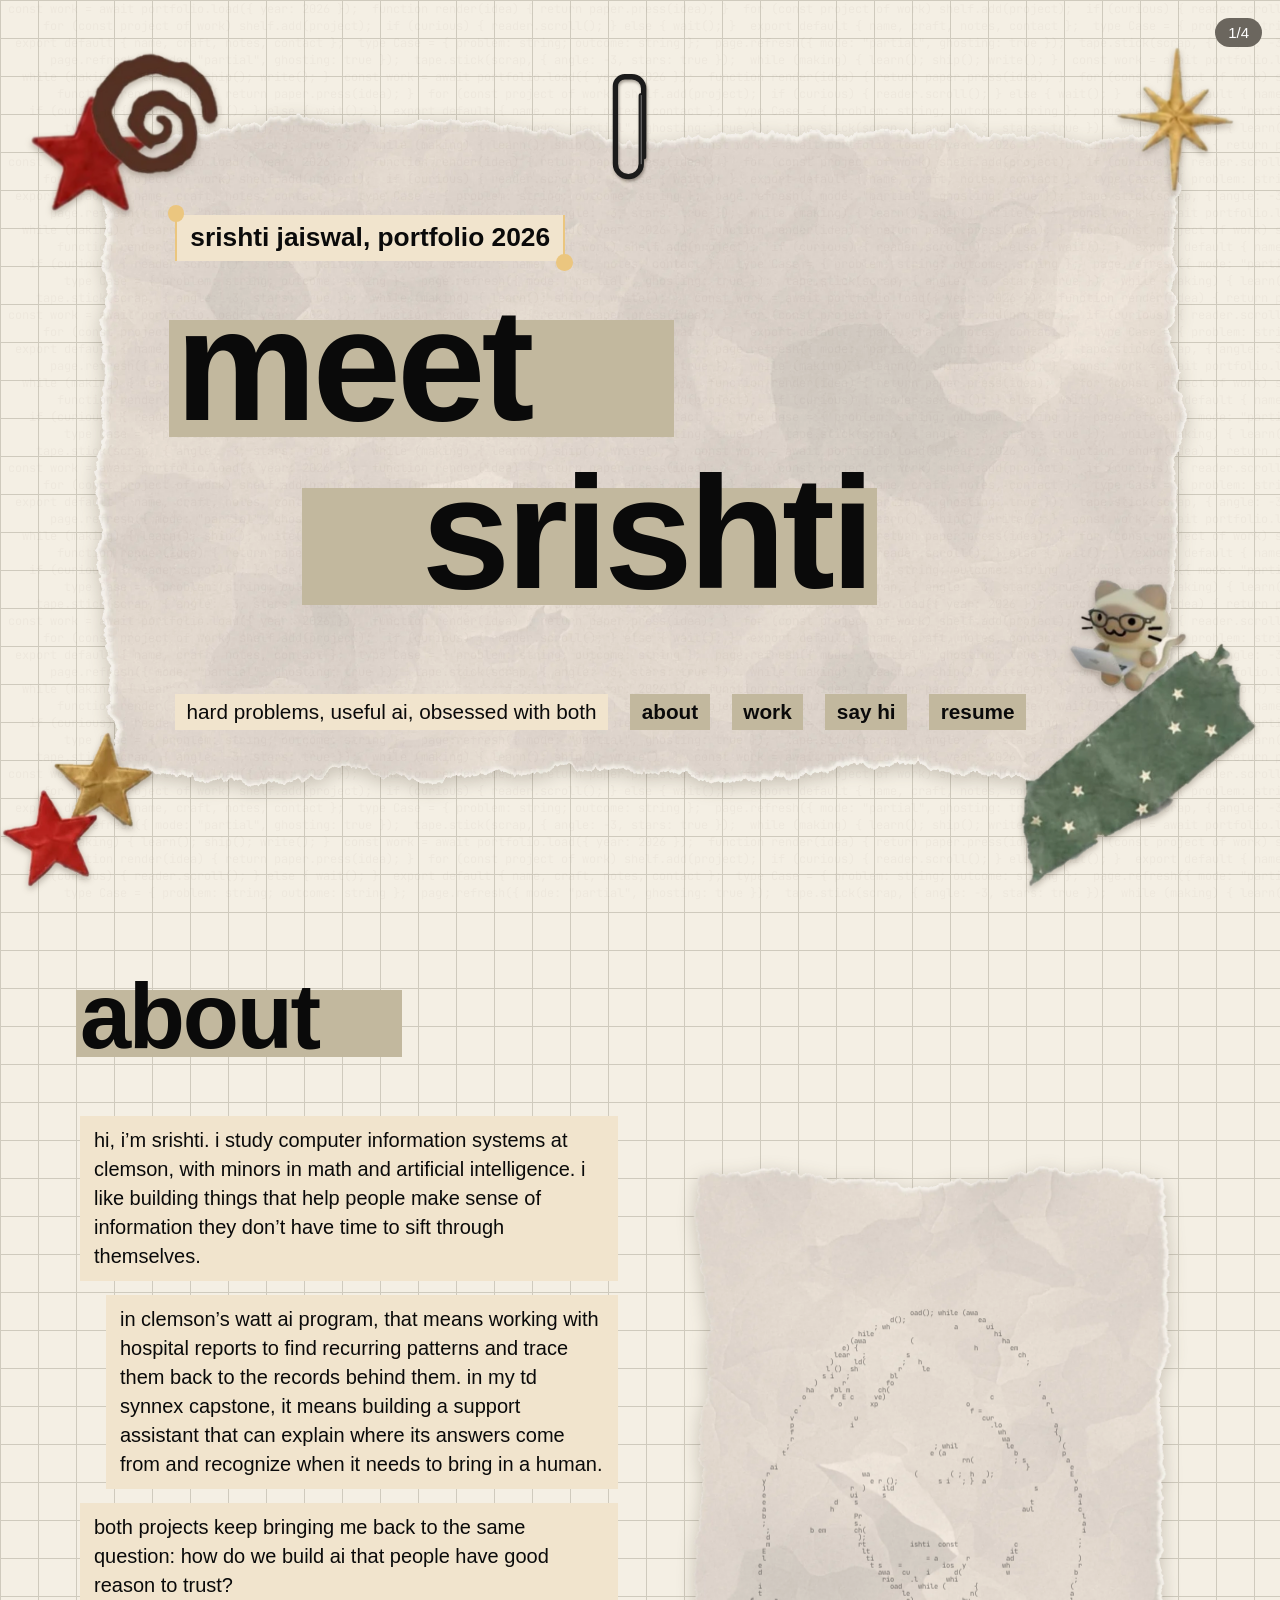
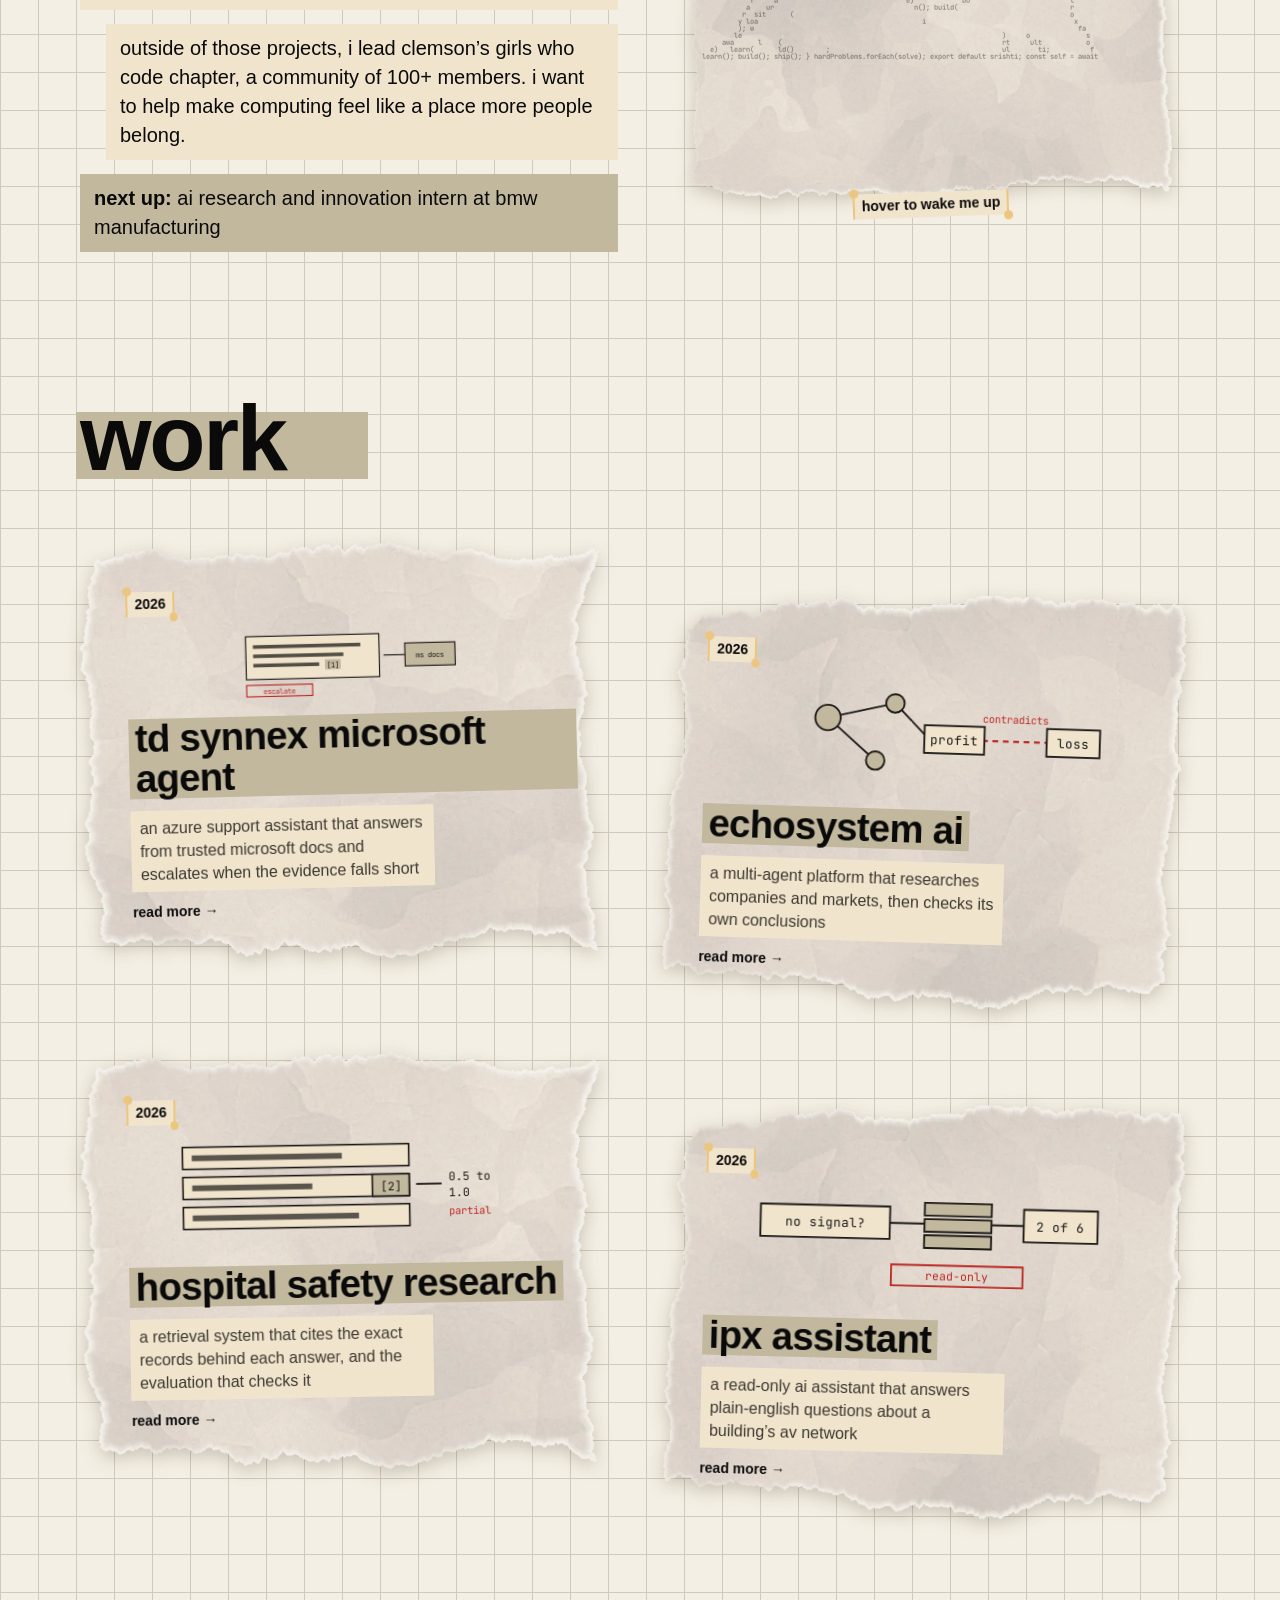
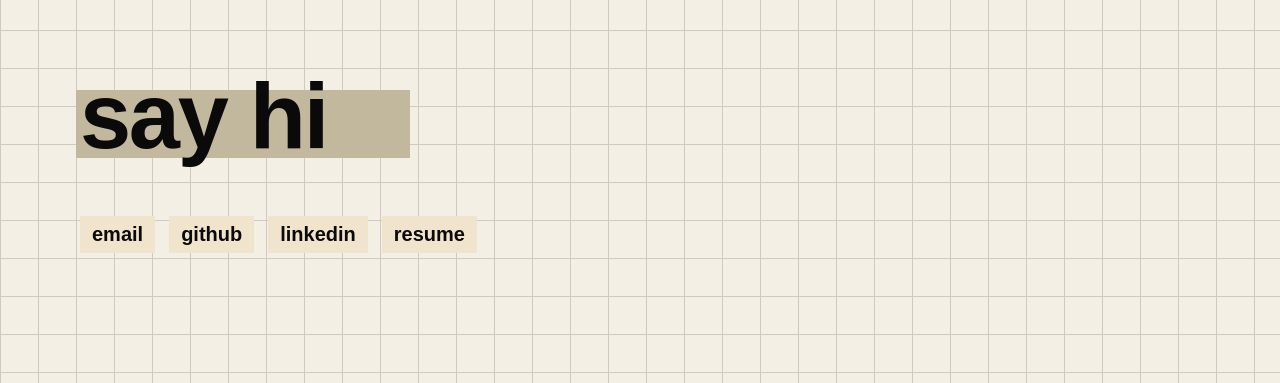
<file: index.html>
<!DOCTYPE html>
<html lang="en">
<head>
<meta charset="utf-8">
<meta name="viewport" content="width=device-width, initial-scale=1">
<title>meet srishti</title>
<meta name="description" content="hard problems, useful ai, obsessed with both. the portfolio of srishti jaiswal.">
<meta property="og:type" content="website">
<meta property="og:site_name" content="srishti jaiswal">
<meta property="og:title" content="meet srishti">
<meta property="og:description" content="hard problems, useful ai, obsessed with both. the portfolio of srishti jaiswal.">
<meta property="og:url" content="https://srishti-jaiswal.com/">
<meta property="og:image" content="https://srishti-jaiswal.com/assets/linkedin-thumbnail.png">
<meta property="og:image:width" content="2400">
<meta property="og:image:height" content="1254">
<meta property="og:image:alt" content="a scrapbook page reading meet srishti, with a plush cat on a laptop, felt stars and faint code">
<meta name="twitter:card" content="summary_large_image">
<link rel="preconnect" href="https://fonts.googleapis.com">
<link rel="preconnect" href="https://fonts.gstatic.com" crossorigin>
<link rel="stylesheet" href="https://fonts.googleapis.com/css2?family=Arimo:wght@400;700&family=JetBrains+Mono&display=swap">
<link rel="stylesheet" href="assets/site.css?v=10">
</head>
<body>

<canvas id="ghost" aria-hidden="true"></canvas>
<div class="pill" aria-hidden="true"><span id="count">1</span>/<span id="total">4</span></div>

<main>
  <section class="hero" id="hello" data-slide="1">
    <div class="sheet">
      <picture>
        <source media="(max-width: 760px)" srcset="assets/paper-tall.webp">
        <img class="paper" src="assets/paper-wide.webp" alt="">
      </picture>
      <div class="top">
        <span class="label">srishti jaiswal, portfolio 2026</span>
        <h1 aria-label="meet srishti"><span class="hl hl-1">meet</span><span class="hl hl-2">srishti</span></h1>
        <div class="sub">
          <p data-clear>hard problems, useful ai, obsessed with both</p>
          <a href="#about">about</a>
          <a href="#work">work</a>
          <a href="#say">say hi</a>
          <a href="assets/srishti-jaiswal-resume.pdf?v=3">resume</a>
        </div>
      </div>
      <img class="stk s-swirl" src="assets/swirl-star.png" alt="" draggable="false" style="--r:-3deg">
      <img class="stk s-spark" src="assets/gold-spark.png" alt="" draggable="false" style="--r:4deg">
      <img class="stk s-stars" src="assets/stars.png" alt="" draggable="false">
      <img class="stk s-tape" src="assets/tape.png" alt="" draggable="false">
      <img class="stk s-cat" src="assets/cat.png" alt="a small plush cat in glasses, typing on a laptop" draggable="false">
      <svg class="stk s-clip" viewBox="0 0 40 110" aria-hidden="true"><path d="M30 26 V84 a11 11 0 0 1 -22 0 V18 a8 8 0 0 1 8 -8 h6 a10 10 0 0 1 10 10 V78" fill="none" stroke="#1b1b1b" stroke-width="4.5" stroke-linecap="round"/><path d="M30 26 V84" fill="none" stroke="#6d6d6d" stroke-width="1" stroke-linecap="round"/></svg>
    </div>
  </section>

  <section class="about" id="about" data-slide="2">
    <h2><span class="hl hl-1">about</span></h2>
    <div class="about-grid">
      <div class="about-text">
        <p>hi, i’m srishti. i study computer information systems at clemson, with minors in math and artificial intelligence. i like building things that help people make sense of information they don’t have time to sift through themselves.</p>
        <p>in clemson’s watt ai program, that means working with hospital reports to find recurring patterns and trace them back to the records behind them. in my td synnex capstone, it means building a support assistant that can explain where its answers come from and recognize when it needs to bring in a human.</p>
        <p>both projects keep bringing me back to the same question: how do we build ai that people have good reason to trust?</p>
        <p>outside of those projects, i lead clemson’s girls who code chapter, a community of 100+ members. i want to help make computing feel like a place more people belong.</p>
        <p class="next"><strong>next up:</strong> ai research and innovation intern at bmw manufacturing</p>
      </div>
      <figure class="portrait" id="portrait" data-src="assets/portrait.png?v=2" data-clear>
        <img class="paper" src="assets/paper-tall.webp" alt="">
        <canvas aria-label="a portrait of srishti drawn in lines of code" role="img"></canvas>
        <figcaption class="label">hover to wake me up</figcaption>
      </figure>
    </div>
  </section>

  <section class="work" id="work" data-slide="3">
    <h2><span class="hl hl-1">work</span></h2>
    <div class="grid">
      <article class="scrap" style="--t:-1.4deg">
        <img class="paper" src="assets/scrap-1.webp" alt="">
        <div class="top"><span class="label">2026</span><svg class="peek" viewBox="0 0 300 92" aria-hidden="true"><rect x="4" y="6" width="186" height="60" fill="#f1e4cd" stroke="#1c1a17" stroke-width="1.6"/><g fill="#1c1a17" opacity=".75"><rect x="14" y="18" width="150" height="5"/><rect x="14" y="31" width="126" height="5"/><rect x="14" y="44" width="92" height="5"/></g><rect x="114" y="40" width="22" height="14" fill="#c2b89e"/><text x="125" y="51" font-family="JetBrains Mono, monospace" font-size="10" fill="#1c1a17" text-anchor="middle">[1]</text><path d="M196 36 h30" stroke="#1c1a17" stroke-width="1.6"/><rect x="226" y="20" width="70" height="32" fill="#c2b89e" stroke="#1c1a17" stroke-width="1.6"/><text x="261" y="40" font-family="JetBrains Mono, monospace" font-size="10" fill="#1c1a17" text-anchor="middle">ms docs</text><rect x="4" y="74" width="92" height="16" fill="none" stroke="#bb2a24" stroke-width="1.6"/><text x="50" y="86" font-family="JetBrains Mono, monospace" font-size="10" fill="#bb2a24" text-anchor="middle">escalate</text></svg><h3><a class="open" href="td-synnex.html">td synnex microsoft agent</a></h3><p data-clear>an azure support assistant that answers from trusted microsoft docs and escalates when the evidence falls short</p><span class="more">read more →</span></div>
      </article>
      <article class="scrap" style="--t:1.8deg">
        <img class="paper" src="assets/scrap-2.webp" alt="">
        <div class="top"><span class="label">2026</span><svg class="peek" viewBox="0 0 300 92" aria-hidden="true"><g stroke="#1c1a17" stroke-width="1.6"><path d="M62 30 L120 16 M62 30 L104 66 M120 16 L150 46"/></g><path d="M196 46 L254 46" stroke="#bb2a24" stroke-width="2" stroke-dasharray="5 4"/><g fill="#c2b89e" stroke="#1c1a17" stroke-width="1.6"><circle cx="62" cy="30" r="11"/><circle cx="120" cy="16" r="8"/><circle cx="104" cy="66" r="8"/></g><path d="M150 46 L172 46" stroke="#1c1a17" stroke-width="1.6"/><rect x="146" y="34" width="52" height="24" fill="#f1e4cd" stroke="#1c1a17" stroke-width="1.6"/><rect x="252" y="34" width="46" height="24" fill="#f1e4cd" stroke="#1c1a17" stroke-width="1.6"/><g font-family="JetBrains Mono, monospace" font-size="11" fill="#1c1a17" text-anchor="middle"><text x="172" y="50">profit</text><text x="275" y="50">loss</text></g><text x="225" y="30" font-family="JetBrains Mono, monospace" font-size="9" fill="#bb2a24" text-anchor="middle">contradicts</text></svg><h3><a class="open" href="echosystem.html">echosystem ai</a></h3><p data-clear>a multi-agent platform that researches companies and markets, then checks its own conclusions</p><span class="more">read more →</span></div>
      </article>
      <article class="scrap" style="--t:-1deg">
        <img class="paper" src="assets/scrap-1.webp" alt="">
        <div class="top"><span class="label">2026</span><svg class="peek" viewBox="0 0 300 92" aria-hidden="true"><rect x="4" y="4" width="196" height="19" fill="#f1e4cd" stroke="#1c1a17" stroke-width="1.4"/><rect x="12" y="11" width="130" height="5" fill="#1c1a17" opacity=".7"/><rect x="4" y="30" width="196" height="19" fill="#f1e4cd" stroke="#1c1a17" stroke-width="1.4"/><rect x="12" y="37" width="104" height="5" fill="#1c1a17" opacity=".7"/><rect x="4" y="56" width="196" height="19" fill="#f1e4cd" stroke="#1c1a17" stroke-width="1.4"/><rect x="12" y="63" width="144" height="5" fill="#1c1a17" opacity=".7"/><rect x="168" y="30" width="32" height="19" fill="#c2b89e" stroke="#1c1a17" stroke-width="1.4"/><text x="184" y="44" font-family="JetBrains Mono, monospace" font-size="10" fill="#1c1a17" text-anchor="middle">[2]</text><path d="M206 39 h22" stroke="#1c1a17" stroke-width="1.6"/><text x="234" y="36" font-family="JetBrains Mono, monospace" font-size="10" fill="#1c1a17">0.5 to</text><text x="234" y="50" font-family="JetBrains Mono, monospace" font-size="10" fill="#1c1a17">1.0</text><text x="234" y="66" font-family="JetBrains Mono, monospace" font-size="9" fill="#bb2a24">partial</text></svg><h3><a class="open" href="hospital-research.html">hospital safety research</a></h3><p data-clear>a retrieval system that cites the exact records behind each answer, and the evaluation that checks it</p><span class="more">read more →</span></div>
      </article>
      <article class="scrap" style="--t:1.4deg">
        <img class="paper" src="assets/scrap-2.webp" alt="">
        <div class="top"><span class="label">2026</span><svg class="peek" viewBox="0 0 300 92" aria-hidden="true"><rect x="4" y="10" width="112" height="28" fill="#f1e4cd" stroke="#1c1a17" stroke-width="1.6"/><text x="60" y="29" font-family="JetBrains Mono, monospace" font-size="11" fill="#1c1a17" text-anchor="middle">no signal?</text><path d="M116 24 h30" stroke="#1c1a17" stroke-width="1.6"/><g fill="#c2b89e" stroke="#1c1a17" stroke-width="1.6"><rect x="146" y="6" width="58" height="11"/><rect x="146" y="20" width="58" height="11"/><rect x="146" y="34" width="58" height="11"/></g><path d="M204 24 h28" stroke="#1c1a17" stroke-width="1.6"/><rect x="232" y="10" width="64" height="28" fill="#f1e4cd" stroke="#1c1a17" stroke-width="1.6"/><text x="264" y="29" font-family="JetBrains Mono, monospace" font-size="11" fill="#1c1a17" text-anchor="middle">2 of 6</text><rect x="118" y="60" width="114" height="18" fill="none" stroke="#bb2a24" stroke-width="1.6"/><text x="175" y="73" font-family="JetBrains Mono, monospace" font-size="10" fill="#bb2a24" text-anchor="middle">read-only</text></svg><h3><a class="open" href="ipx-assistant.html">ipx assistant</a></h3><p data-clear>a read-only ai assistant that answers plain-english questions about a building’s av network</p><span class="more">read more →</span></div>
      </article>
    </div>
  </section>

  <section class="say" id="say" data-slide="4">
    <h2><span class="hl hl-1">say hi</span></h2>
    <div class="links">
      <a href="mailto:srishtj@clemson.edu">email</a>
      <a href="https://github.com/srishtj">github</a>
      <a href="https://linkedin.com/in/srishtj3">linkedin</a>
      <a href="assets/srishti-jaiswal-resume.pdf?v=3">resume</a>
    </div>
  </section>
</main>

<script src="assets/site.js?v=5"></script>
</body>
</html>
</file>
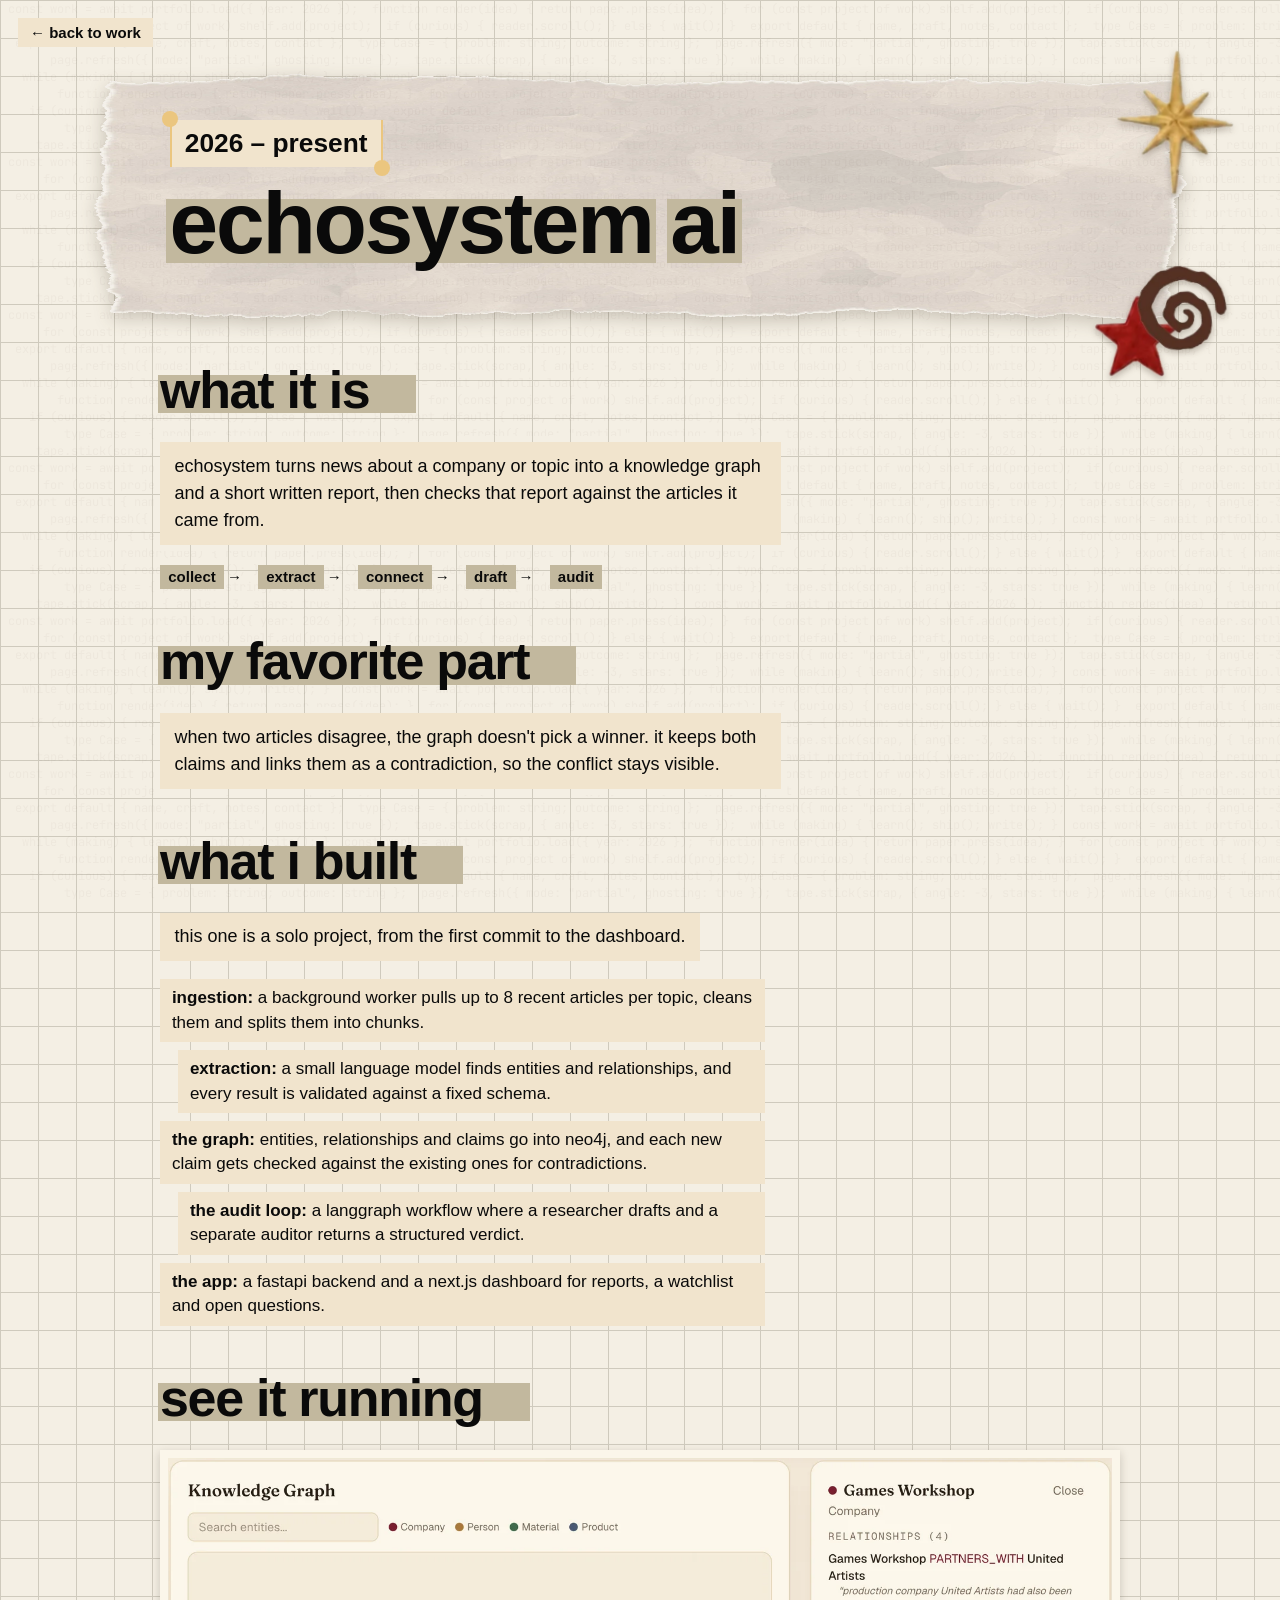
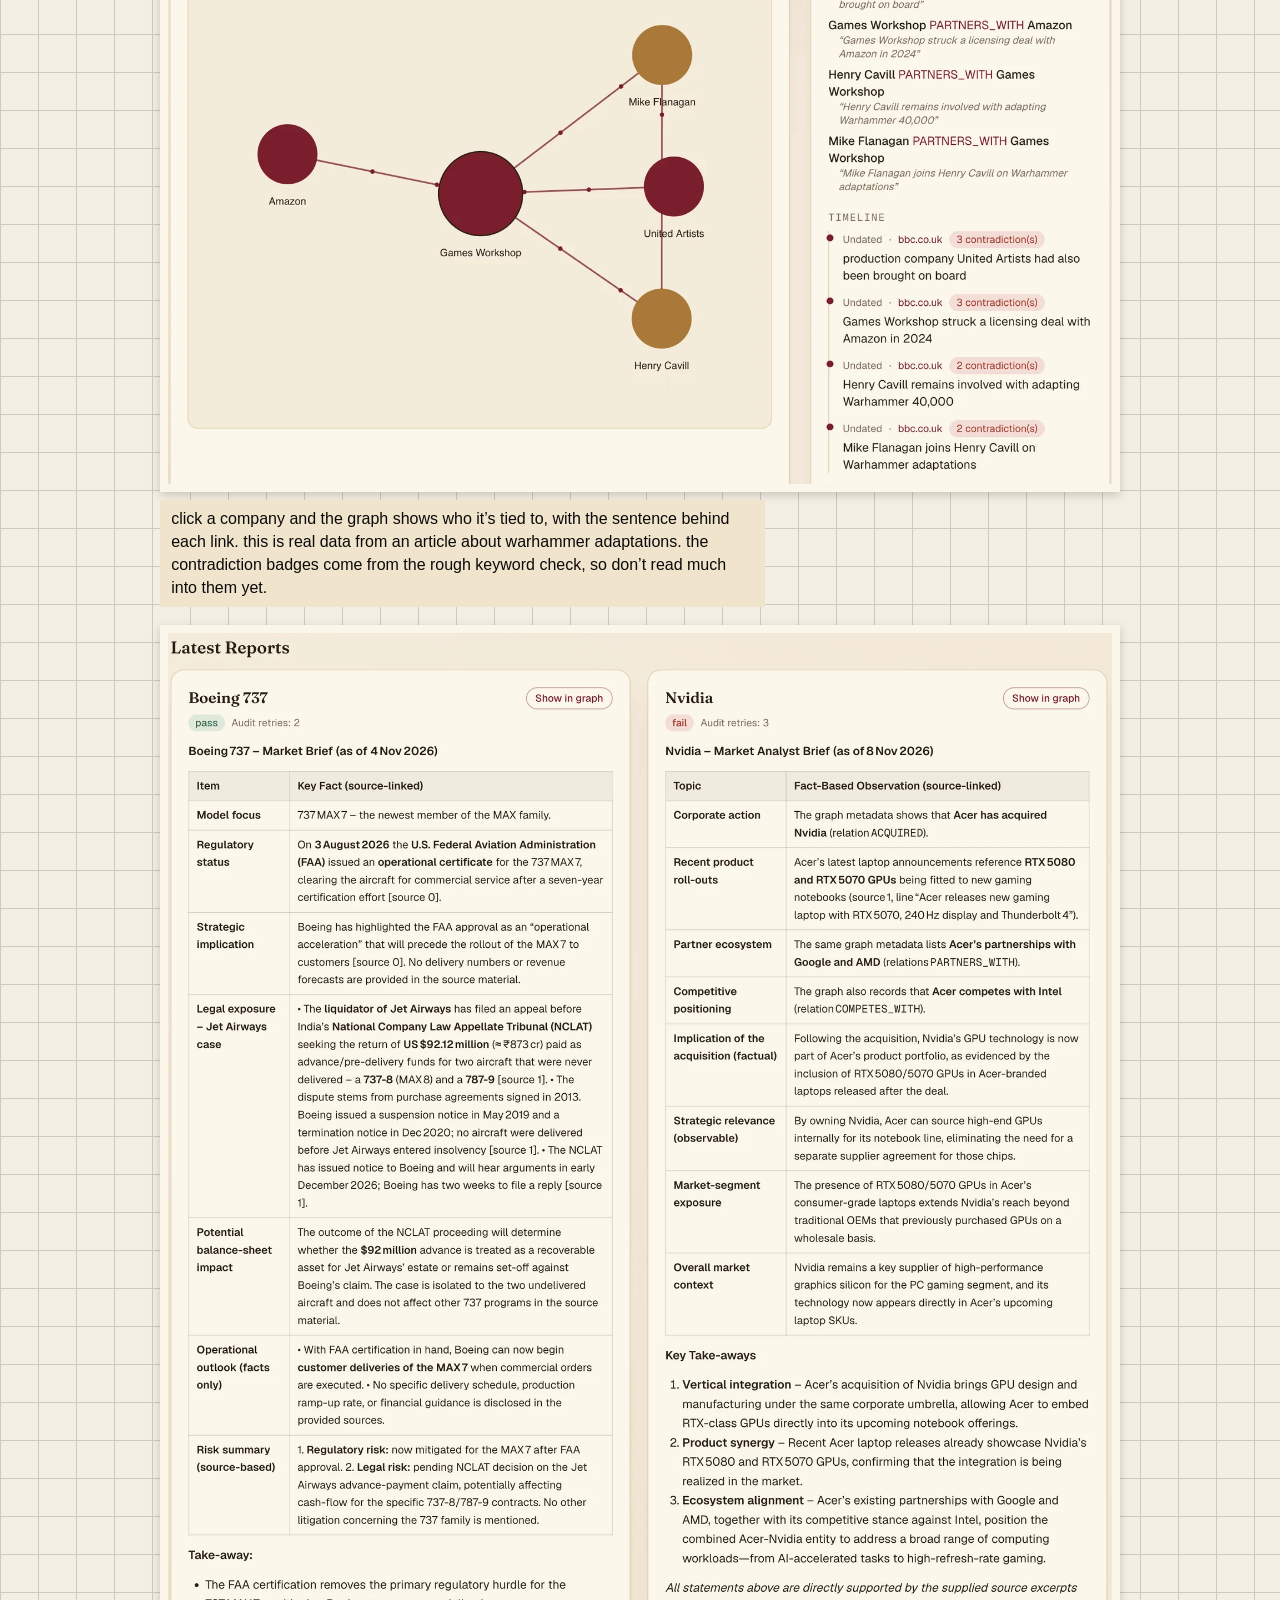
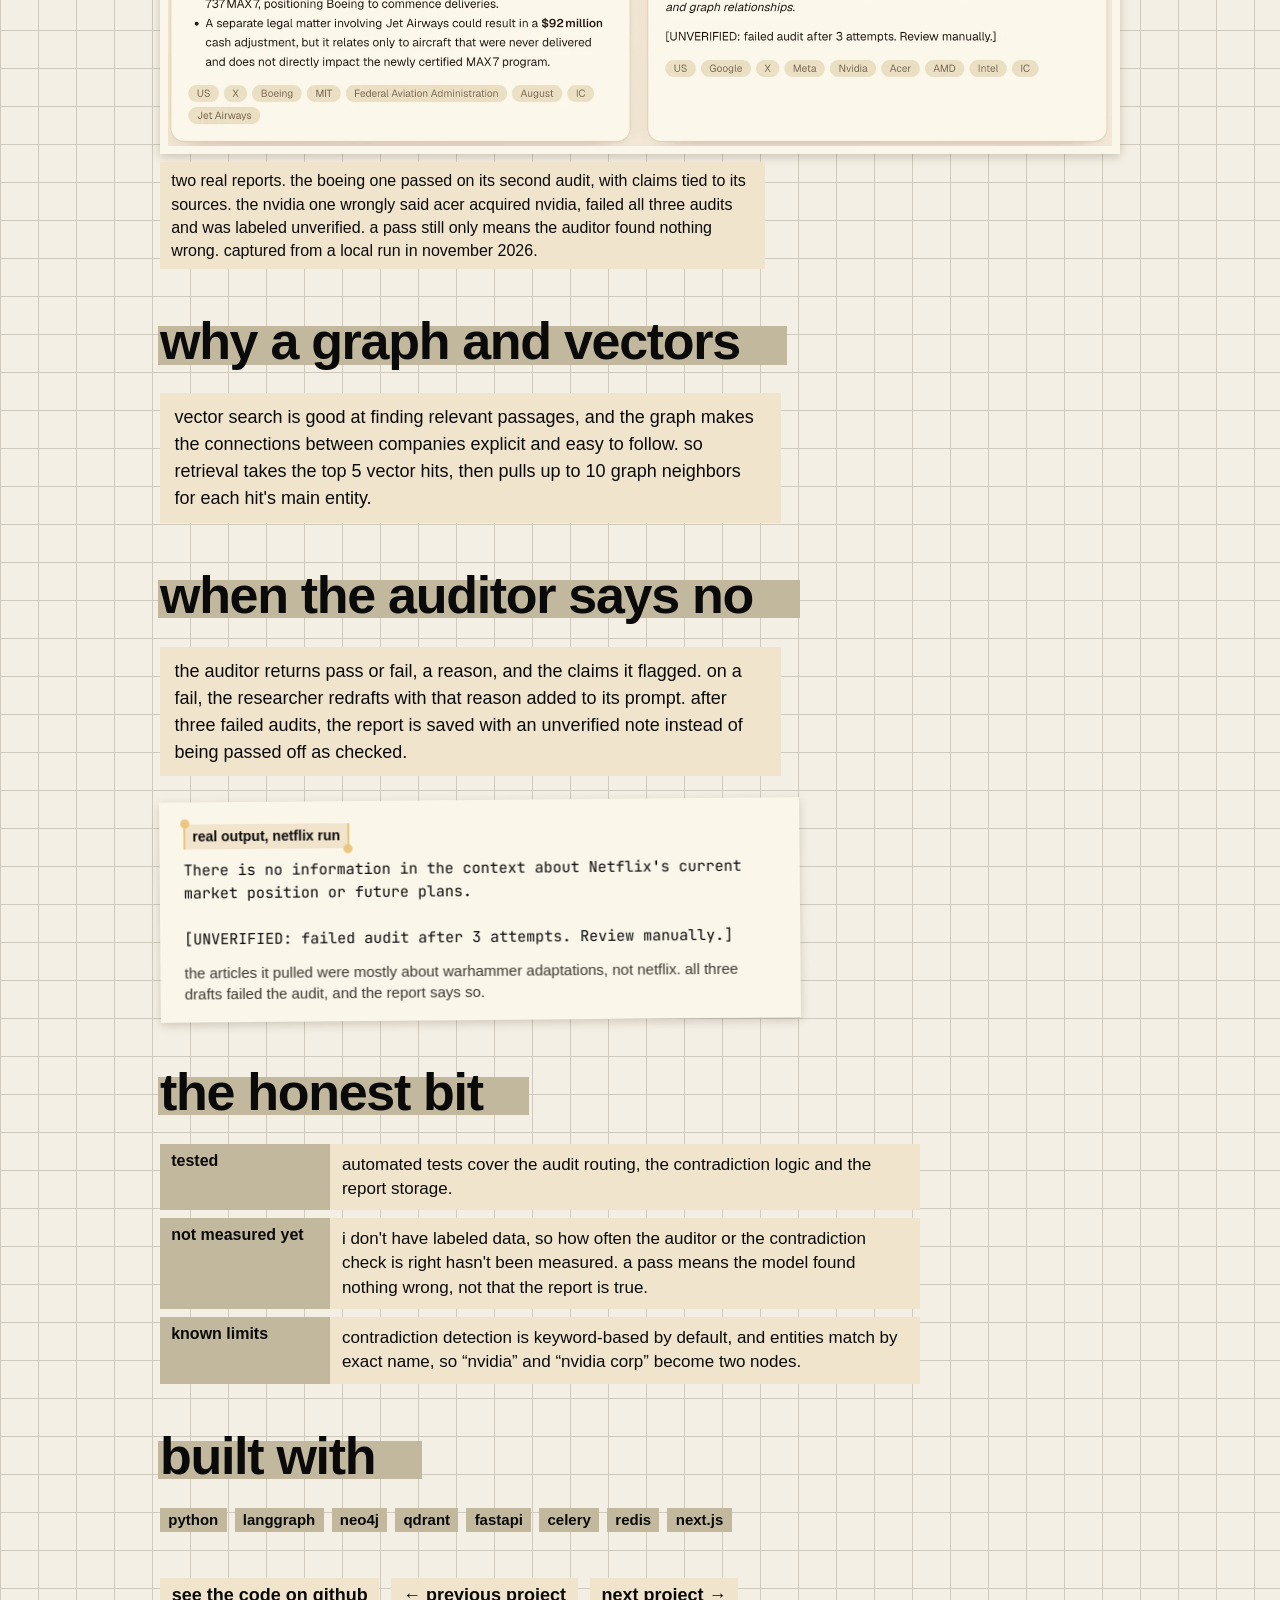
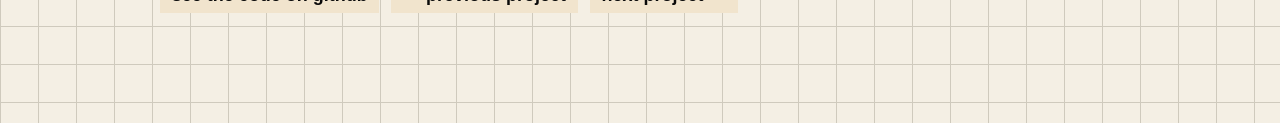
<file: echosystem.html>
<!DOCTYPE html>
<html lang="en">
<head>
<meta charset="utf-8">
<meta name="viewport" content="width=device-width, initial-scale=1">
<title>echosystem ai | srishti</title>
<meta name="description" content="a multi-agent platform that researches companies and markets, then checks its own conclusions.">
<meta property="og:type" content="website">
<meta property="og:site_name" content="srishti jaiswal">
<meta property="og:title" content="echosystem ai | srishti">
<meta property="og:description" content="a multi-agent platform that researches companies and markets, then checks its own conclusions.">
<meta property="og:url" content="https://srishti-jaiswal.com/echosystem.html">
<meta property="og:image" content="https://srishti-jaiswal.com/assets/linkedin-thumbnail.png">
<meta property="og:image:width" content="2400">
<meta property="og:image:height" content="1254">
<meta property="og:image:alt" content="a scrapbook page reading meet srishti, with a plush cat on a laptop, felt stars and faint code">
<meta name="twitter:card" content="summary_large_image">
<link rel="preconnect" href="https://fonts.googleapis.com">
<link rel="preconnect" href="https://fonts.gstatic.com" crossorigin>
<link rel="stylesheet" href="https://fonts.googleapis.com/css2?family=Arimo:wght@400;700&family=JetBrains+Mono&display=swap">
<link rel="stylesheet" href="assets/site.css?v=10">
</head>
<body>
<canvas id="ghost" aria-hidden="true"></canvas>
<a class="back" href="index.html#work">← back to work</a>
<main>
  <section class="hero short">
    <div class="sheet">
      <img class="paper" src="assets/paper-wide.webp" alt="">
      <div class="top">
        <span class="label">2026 – present</span>
        <h1 aria-label="echosystem ai"><span class="hl hl-1">echosystem</span><span class="hl hl-2">ai</span></h1>
      </div>
      <img class="stk s-swirl" src="assets/swirl-star.png" alt="" draggable="false" style="--r:-3deg">
      <img class="stk s-spark" src="assets/gold-spark.png" alt="" draggable="false" style="--r:4deg">
    </div>
  </section>
  <div class="detail">
    <section>
      <h2><span class="hl hl-1">what it is</span></h2>
      <p class="note" data-clear>echosystem turns news about a company or topic into a knowledge graph and a short written report, then checks that report against the articles it came from.</p>
      <ol class="flow" aria-label="how it works"><li>collect</li><li>extract</li><li>connect</li><li>draft</li><li>audit</li></ol>
    </section>
    <section>
      <h2><span class="hl hl-1">my favorite part</span></h2>
      <p class="note" data-clear>when two articles disagree, the graph doesn't pick a winner. it keeps both claims and links them as a contradiction, so the conflict stays visible.</p>
    </section>
    <section>
      <h2><span class="hl hl-1">what i built</span></h2>
      <p class="note" data-clear>this one is a solo project, from the first commit to the dashboard.</p>
      <ul class="built" data-clear>
        <li><strong>ingestion:</strong> a background worker pulls up to 8 recent articles per topic, cleans them and splits them into chunks.</li>
        <li><strong>extraction:</strong> a small language model finds entities and relationships, and every result is validated against a fixed schema.</li>
        <li><strong>the graph:</strong> entities, relationships and claims go into neo4j, and each new claim gets checked against the existing ones for contradictions.</li>
        <li><strong>the audit loop:</strong> a langgraph workflow where a researcher drafts and a separate auditor returns a structured verdict.</li>
        <li><strong>the app:</strong> a fastapi backend and a next.js dashboard for reports, a watchlist and open questions.</li>
      </ul>
    </section>
    <section>
      <h2><span class="hl hl-1">see it running</span></h2>
      <figure class="shot" data-clear>
        <a href="assets/echosystem-entity.webp"><img src="assets/echosystem-entity.webp" alt="the echosystem dashboard focused on games workshop, with lines to amazon, united artists, mike flanagan and henry cavill, and a panel listing each relationship with its source sentence" width="1600" height="1061"></a>
        <figcaption>click a company and the graph shows who it’s tied to, with the sentence behind each link. this is real data from an article about warhammer adaptations. the contradiction badges come from the rough keyword check, so don’t read much into them yet.</figcaption>
      </figure>
      <figure class="shot" data-clear>
        <a href="assets/echosystem-reports.webp"><img src="assets/echosystem-reports.webp" alt="two reports in the dashboard: a boeing 737 report marked pass and an nvidia report marked fail" width="1700" height="2005"></a>
        <figcaption>two real reports. the boeing one passed on its second audit, with claims tied to its sources. the nvidia one wrongly said acer acquired nvidia, failed all three audits and was labeled unverified. a pass still only means the auditor found nothing wrong. captured from a local run in november 2026.</figcaption>
      </figure>
    </section>
    <section>
      <h2><span class="hl hl-1">why a graph and vectors</span></h2>
      <p class="note" data-clear>vector search is good at finding relevant passages, and the graph makes the connections between companies explicit and easy to follow. so retrieval takes the top 5 vector hits, then pulls up to 10 graph neighbors for each hit's main entity.</p>
    </section>
    <section>
      <h2><span class="hl hl-1">when the auditor says no</span></h2>
      <p class="note" data-clear>the auditor returns pass or fail, a reason, and the claims it flagged. on a fail, the researcher redrafts with that reason added to its prompt. after three failed audits, the report is saved with an unverified note instead of being passed off as checked.</p>
      <figure class="artifact" data-clear>
        <span class="label">real output, netflix run</span>
        <blockquote>There is no information in the context about Netflix's current market position or future plans.<br><br>[UNVERIFIED: failed audit after 3 attempts. Review manually.]</blockquote>
        <figcaption>the articles it pulled were mostly about warhammer adaptations, not netflix. all three drafts failed the audit, and the report says so.</figcaption>
      </figure>
    </section>
    <section>
      <h2><span class="hl hl-1">the honest bit</span></h2>
      <dl class="ledger" data-clear>
        <div><dt>tested</dt><dd>automated tests cover the audit routing, the contradiction logic and the report storage.</dd></div>
        <div><dt>not measured yet</dt><dd>i don't have labeled data, so how often the auditor or the contradiction check is right hasn't been measured. a pass means the model found nothing wrong, not that the report is true.</dd></div>
        <div><dt>known limits</dt><dd>contradiction detection is keyword-based by default, and entities match by exact name, so “nvidia” and “nvidia corp” become two nodes.</dd></div>
      </dl>
    </section>
    <section>
      <h2><span class="hl hl-1">built with</span></h2>
      <ul class="tags"><li>python</li><li>langgraph</li><li>neo4j</li><li>qdrant</li><li>fastapi</li><li>celery</li><li>redis</li><li>next.js</li></ul>
    </section>
    <section><div class="go"><a href="https://github.com/srishtj/echosystem">see the code on github</a><a href="td-synnex.html">← previous project</a><a href="hospital-research.html">next project →</a></div></section>
  </div>
</main>
<script src="assets/site.js?v=5"></script>
</body>
</html>
</file>
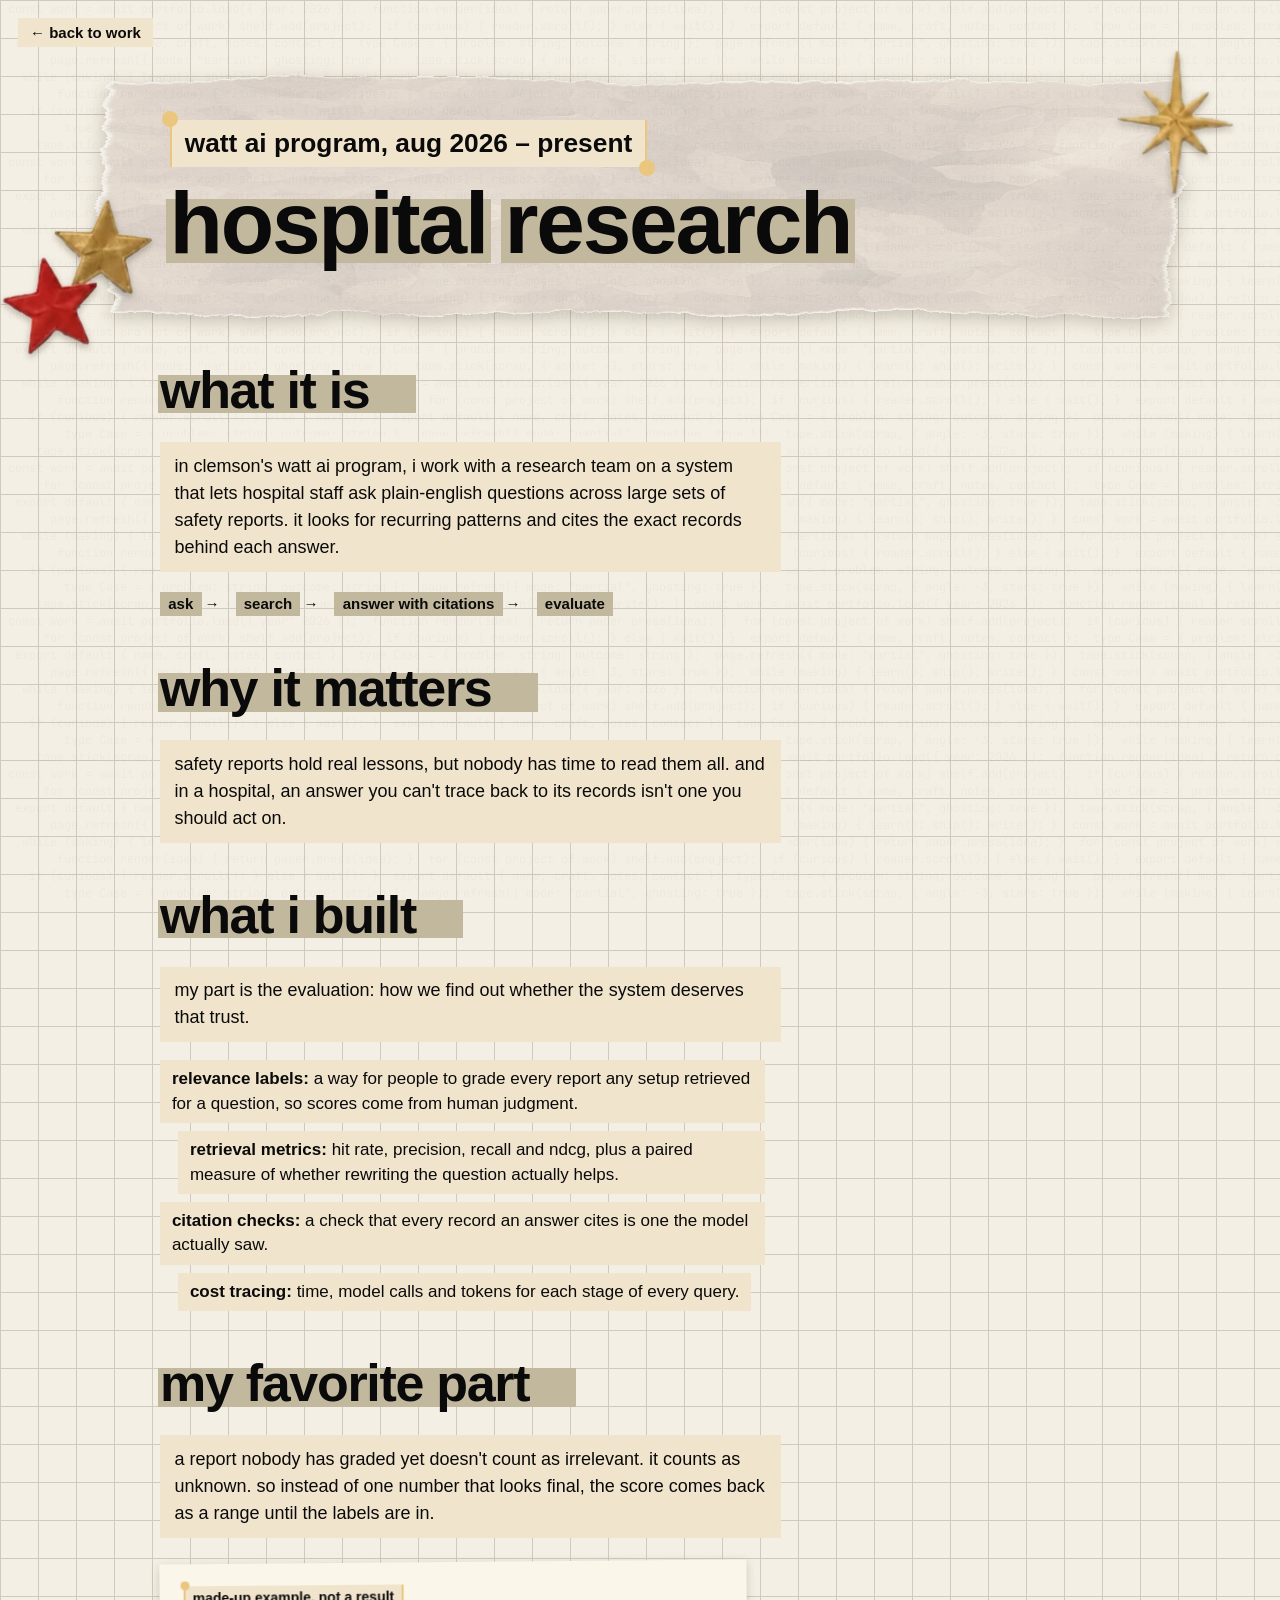
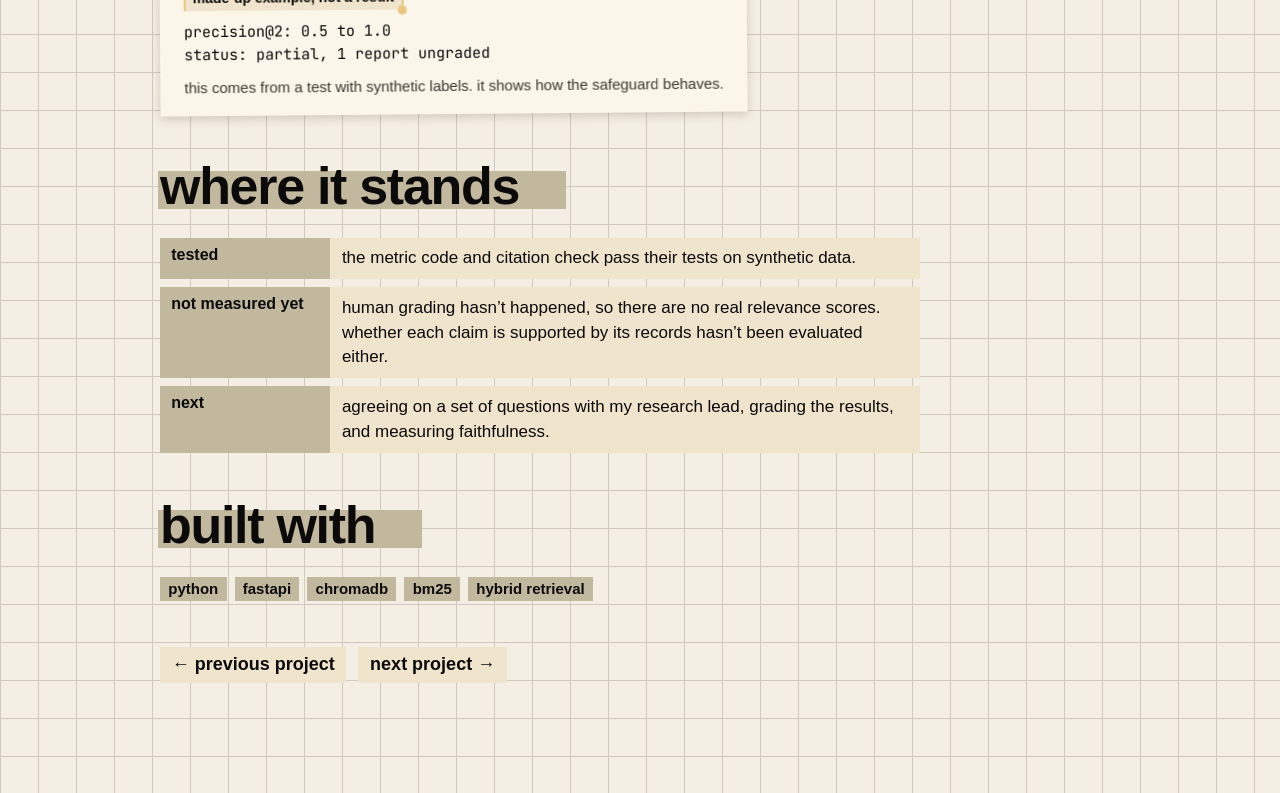
<file: hospital-research.html>
<!DOCTYPE html>
<html lang="en">
<head>
<meta charset="utf-8">
<meta name="viewport" content="width=device-width, initial-scale=1">
<title>hospital safety research | srishti</title>
<meta name="description" content="a retrieval system for hospital safety reports that cites the exact records behind each answer, and the evaluation that checks it.">
<meta property="og:type" content="website">
<meta property="og:site_name" content="srishti jaiswal">
<meta property="og:title" content="hospital safety research | srishti">
<meta property="og:description" content="a retrieval system for hospital safety reports that cites the exact records behind each answer, and the evaluation that checks it.">
<meta property="og:url" content="https://srishti-jaiswal.com/hospital-research.html">
<meta property="og:image" content="https://srishti-jaiswal.com/assets/linkedin-thumbnail.png">
<meta property="og:image:width" content="2400">
<meta property="og:image:height" content="1254">
<meta property="og:image:alt" content="a scrapbook page reading meet srishti, with a plush cat on a laptop, felt stars and faint code">
<meta name="twitter:card" content="summary_large_image">
<link rel="preconnect" href="https://fonts.googleapis.com">
<link rel="preconnect" href="https://fonts.gstatic.com" crossorigin>
<link rel="stylesheet" href="https://fonts.googleapis.com/css2?family=Arimo:wght@400;700&family=JetBrains+Mono&display=swap">
<link rel="stylesheet" href="assets/site.css?v=10">
</head>
<body>
<canvas id="ghost" aria-hidden="true"></canvas>
<a class="back" href="index.html#work">← back to work</a>
<main>
  <section class="hero short">
    <div class="sheet">
      <img class="paper" src="assets/paper-wide.webp" alt="">
      <div class="top">
        <span class="label">watt ai program, aug 2026 – present</span>
        <h1 aria-label="hospital research"><span class="hl hl-1">hospital</span><span class="hl hl-2">research</span></h1>
      </div>
      <img class="stk s-stars" src="assets/stars.png" alt="" draggable="false">
      <img class="stk s-spark" src="assets/gold-spark.png" alt="" draggable="false" style="--r:4deg">
    </div>
  </section>
  <div class="detail">
    <section>
      <h2><span class="hl hl-1">what it is</span></h2>
      <p class="note" data-clear>in clemson's watt ai program, i work with a research team on a system that lets hospital staff ask plain-english questions across large sets of safety reports. it looks for recurring patterns and cites the exact records behind each answer.</p>
      <ol class="flow" aria-label="how it works"><li>ask</li><li>search</li><li>answer with citations</li><li>evaluate</li></ol>
    </section>
    <section>
      <h2><span class="hl hl-1">why it matters</span></h2>
      <p class="note" data-clear>safety reports hold real lessons, but nobody has time to read them all. and in a hospital, an answer you can't trace back to its records isn't one you should act on.</p>
    </section>
    <section>
      <h2><span class="hl hl-1">what i built</span></h2>
      <p class="note" data-clear>my part is the evaluation: how we find out whether the system deserves that trust.</p>
      <ul class="built" data-clear>
        <li><strong>relevance labels:</strong> a way for people to grade every report any setup retrieved for a question, so scores come from human judgment.</li>
        <li><strong>retrieval metrics:</strong> hit rate, precision, recall and ndcg, plus a paired measure of whether rewriting the question actually helps.</li>
        <li><strong>citation checks:</strong> a check that every record an answer cites is one the model actually saw.</li>
        <li><strong>cost tracing:</strong> time, model calls and tokens for each stage of every query.</li>
      </ul>
    </section>
    <section>
      <h2><span class="hl hl-1">my favorite part</span></h2>
      <p class="note" data-clear>a report nobody has graded yet doesn't count as irrelevant. it counts as unknown. so instead of one number that looks final, the score comes back as a range until the labels are in.</p>
      <figure class="artifact" data-clear>
        <span class="label">made-up example, not a result</span>
        <blockquote>precision@2: 0.5 to 1.0<br>status: partial, 1 report ungraded</blockquote>
        <figcaption>this comes from a test with synthetic labels. it shows how the safeguard behaves.</figcaption>
      </figure>
    </section>
    <section>
      <h2><span class="hl hl-1">where it stands</span></h2>
      <dl class="ledger" data-clear>
        <div><dt>tested</dt><dd>the metric code and citation check pass their tests on synthetic data.</dd></div>
        <div><dt>not measured yet</dt><dd>human grading hasn’t happened, so there are no real relevance scores. whether each claim is supported by its records hasn’t been evaluated either.</dd></div>
        <div><dt>next</dt><dd>agreeing on a set of questions with my research lead, grading the results, and measuring faithfulness.</dd></div>
      </dl>
    </section>
    <section>
      <h2><span class="hl hl-1">built with</span></h2>
      <ul class="tags"><li>python</li><li>fastapi</li><li>chromadb</li><li>bm25</li><li>hybrid retrieval</li></ul>
    </section>
    <section><div class="go"><a href="echosystem.html">← previous project</a><a href="ipx-assistant.html">next project →</a></div></section>
  </div>
</main>
<script src="assets/site.js?v=5"></script>
</body>
</html>
</file>
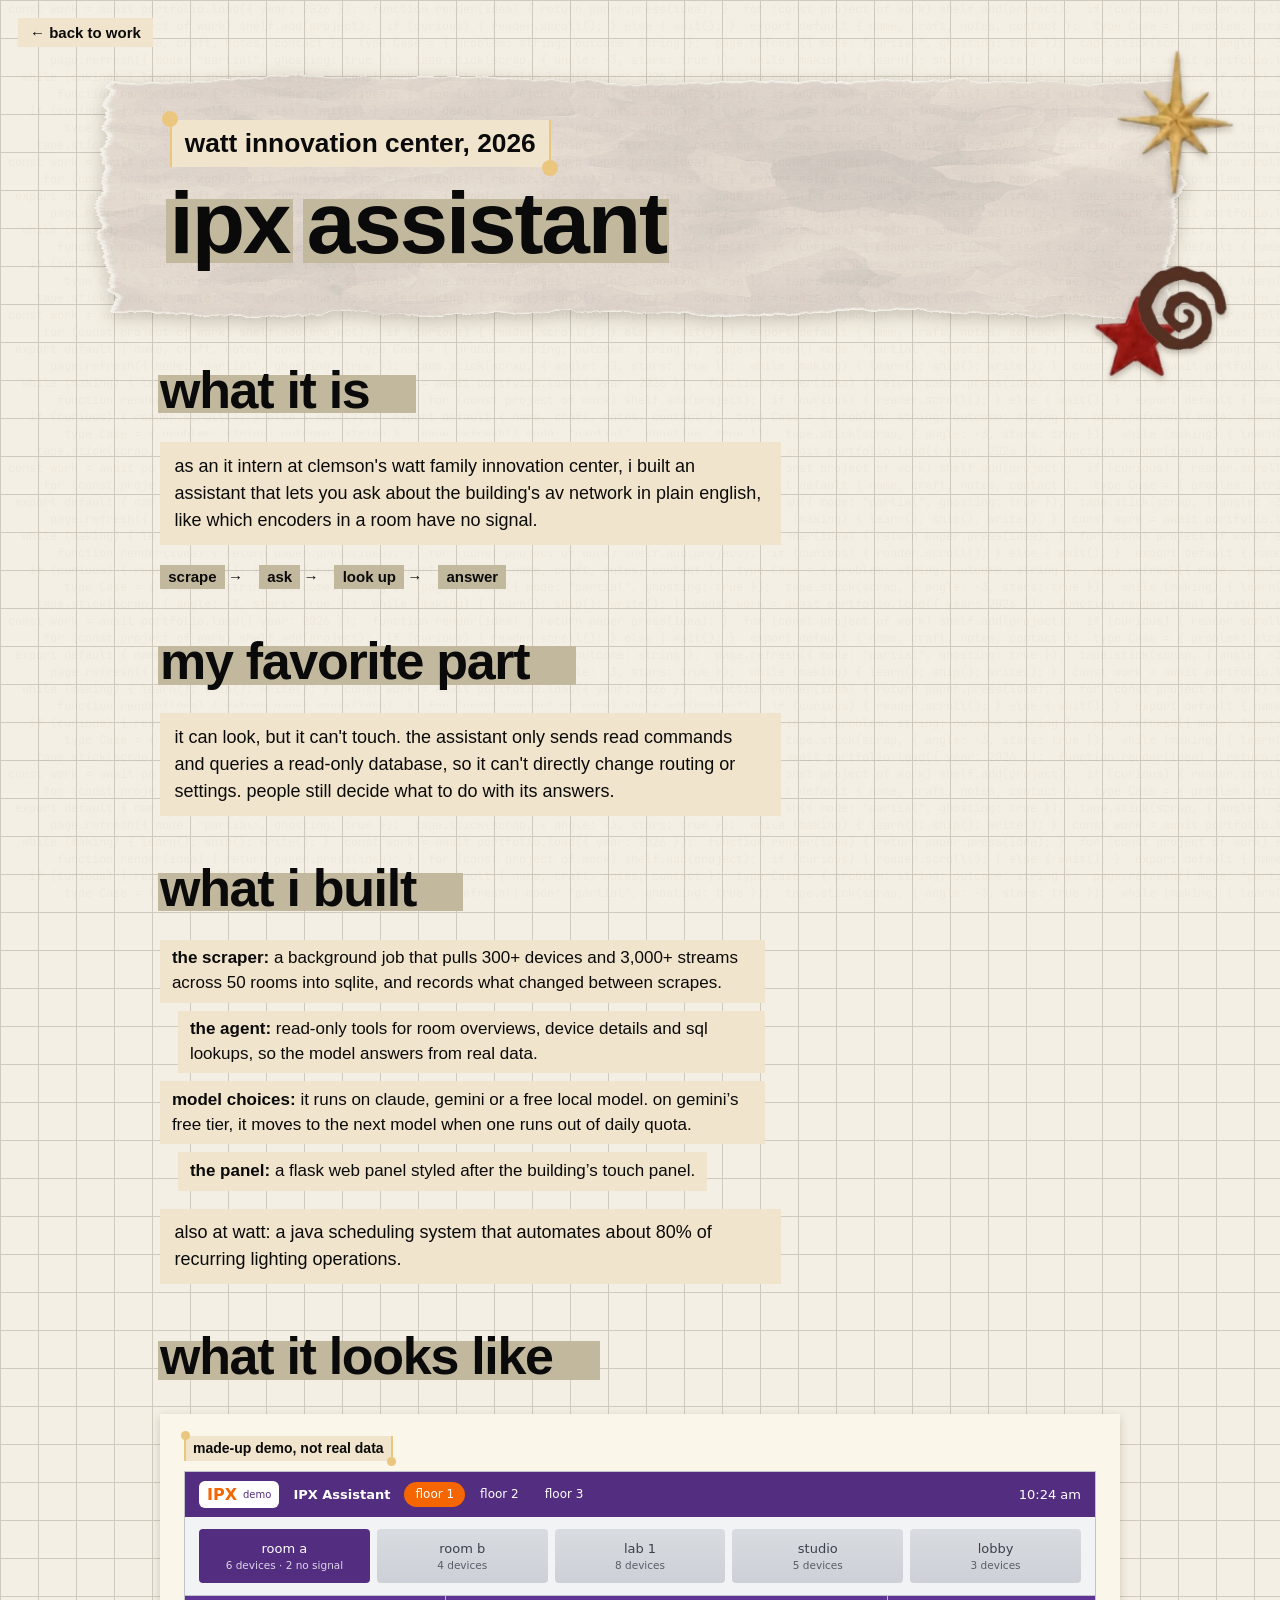
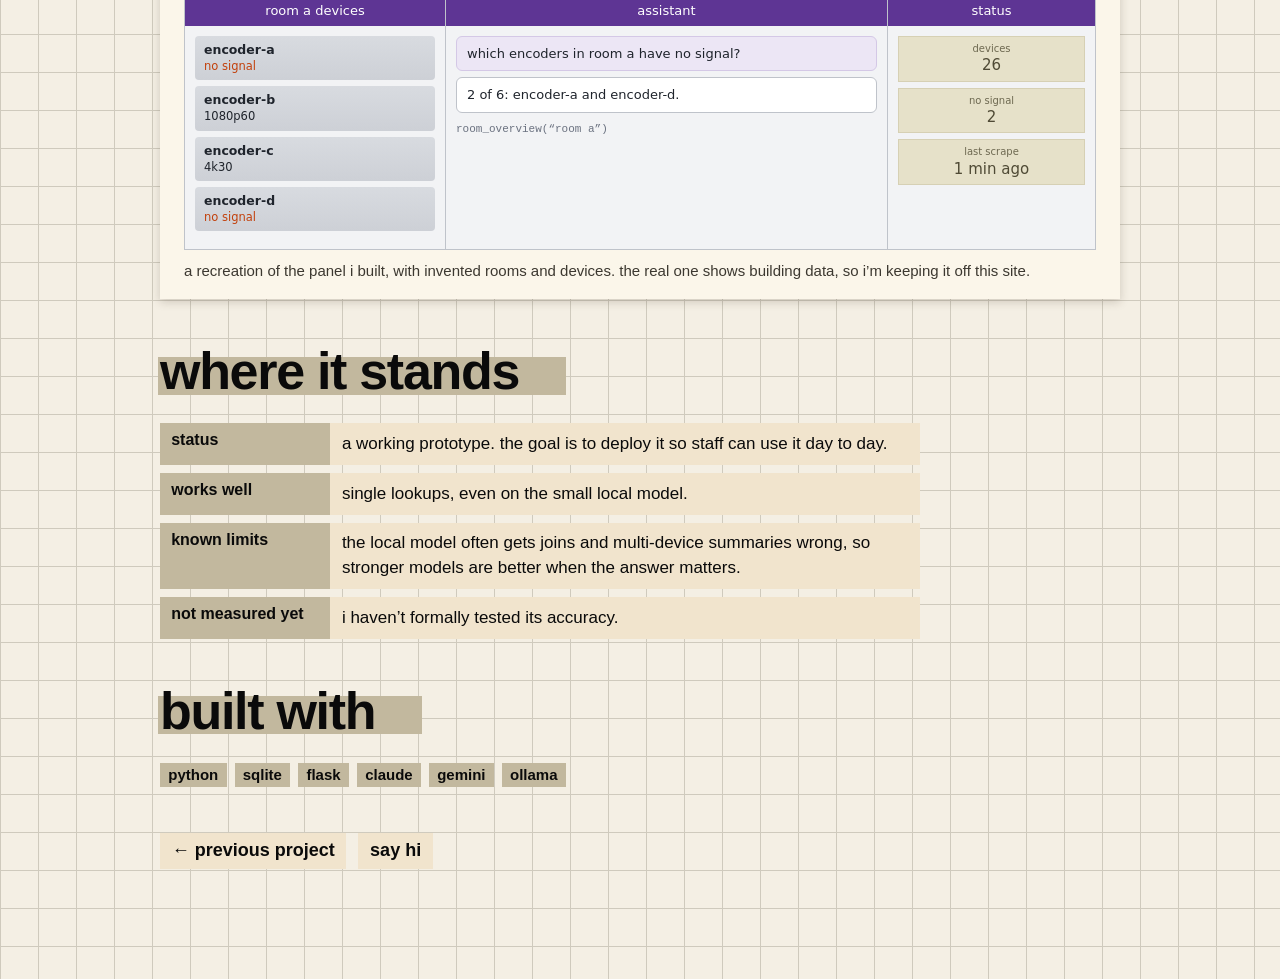
<file: ipx-assistant.html>
<!DOCTYPE html>
<html lang="en">
<head>
<meta charset="utf-8">
<meta name="viewport" content="width=device-width, initial-scale=1">
<title>ipx assistant | srishti</title>
<meta name="description" content="a read-only ai assistant that answers plain-english questions about a building’s av network.">
<meta property="og:type" content="website">
<meta property="og:site_name" content="srishti jaiswal">
<meta property="og:title" content="ipx assistant | srishti">
<meta property="og:description" content="a read-only ai assistant that answers plain-english questions about a building’s av network.">
<meta property="og:url" content="https://srishti-jaiswal.com/ipx-assistant.html">
<meta property="og:image" content="https://srishti-jaiswal.com/assets/linkedin-thumbnail.png">
<meta property="og:image:width" content="2400">
<meta property="og:image:height" content="1254">
<meta property="og:image:alt" content="a scrapbook page reading meet srishti, with a plush cat on a laptop, felt stars and faint code">
<meta name="twitter:card" content="summary_large_image">
<link rel="preconnect" href="https://fonts.googleapis.com">
<link rel="preconnect" href="https://fonts.gstatic.com" crossorigin>
<link rel="stylesheet" href="https://fonts.googleapis.com/css2?family=Arimo:wght@400;700&family=JetBrains+Mono&display=swap">
<link rel="stylesheet" href="assets/site.css?v=10">
</head>
<body>
<canvas id="ghost" aria-hidden="true"></canvas>
<a class="back" href="index.html#work">← back to work</a>
<main>
  <section class="hero short">
    <div class="sheet">
      <img class="paper" src="assets/paper-wide.webp" alt="">
      <div class="top">
        <span class="label">watt innovation center, 2026</span>
        <h1 aria-label="ipx assistant"><span class="hl hl-1">ipx</span><span class="hl hl-2">assistant</span></h1>
      </div>
      <img class="stk s-swirl" src="assets/swirl-star.png" alt="" draggable="false" style="--r:-3deg">
      <img class="stk s-spark" src="assets/gold-spark.png" alt="" draggable="false" style="--r:4deg">
    </div>
  </section>
  <div class="detail">
    <section>
      <h2><span class="hl hl-1">what it is</span></h2>
      <p class="note" data-clear>as an it intern at clemson's watt family innovation center, i built an assistant that lets you ask about the building's av network in plain english, like which encoders in a room have no signal.</p>
      <ol class="flow" aria-label="how it works"><li>scrape</li><li>ask</li><li>look up</li><li>answer</li></ol>
    </section>
    <section>
      <h2><span class="hl hl-1">my favorite part</span></h2>
      <p class="note" data-clear>it can look, but it can't touch. the assistant only sends read commands and queries a read-only database, so it can't directly change routing or settings. people still decide what to do with its answers.</p>
    </section>
    <section>
      <h2><span class="hl hl-1">what i built</span></h2>
      <ul class="built" data-clear>
        <li><strong>the scraper:</strong> a background job that pulls 300+ devices and 3,000+ streams across 50 rooms into sqlite, and records what changed between scrapes.</li>
        <li><strong>the agent:</strong> read-only tools for room overviews, device details and sql lookups, so the model answers from real data.</li>
        <li><strong>model choices:</strong> it runs on claude, gemini or a free local model. on gemini’s free tier, it moves to the next model when one runs out of daily quota.</li>
        <li><strong>the panel:</strong> a flask web panel styled after the building’s touch panel.</li>
      </ul>
      <p class="note" data-clear>also at watt: a java scheduling system that automates about 80% of recurring lighting operations.</p>
    </section>
    <section>
      <h2><span class="hl hl-1">what it looks like</span></h2>
      <figure class="artifact wide" data-clear>
        <span class="label">made-up demo, not real data</span>
        <div class="ipx-demo" role="img" aria-label="a recreated ipx assistant panel with made-up rooms and devices, answering that 2 of 6 encoders in room a have no signal">
          <div class="ipx-head"><span class="ipx-badge"><b>IPX</b><i>demo</i></span><strong>IPX Assistant</strong><span class="ipx-tabs"><u>floor 1</u><span>floor 2</span><span>floor 3</span></span><span class="ipx-clock">10:24 am</span></div>
          <div class="ipx-tiles"><span class="on">room a<small>6 devices · 2 no signal</small></span><span>room b<small>4 devices</small></span><span>lab 1<small>8 devices</small></span><span>studio<small>5 devices</small></span><span>lobby<small>3 devices</small></span></div>
          <div class="ipx-cols">
            <div><h4>room a devices</h4><p class="dev"><b>encoder-a</b><em>no signal</em></p><p class="dev"><b>encoder-b</b>1080p60</p><p class="dev"><b>encoder-c</b>4k30</p><p class="dev"><b>encoder-d</b><em>no signal</em></p></div>
            <div><h4>assistant</h4><p class="msg me">which encoders in room a have no signal?</p><p class="msg">2 of 6: encoder-a and encoder-d.</p><code>room_overview(“room a”)</code></div>
            <div><h4>status</h4><p class="stat"><small>devices</small><b>26</b></p><p class="stat"><small>no signal</small><b>2</b></p><p class="stat"><small>last scrape</small><b>1 min ago</b></p></div>
          </div>
        </div>
        <figcaption>a recreation of the panel i built, with invented rooms and devices. the real one shows building data, so i’m keeping it off this site.</figcaption>
      </figure>
    </section>
    <section>
      <h2><span class="hl hl-1">where it stands</span></h2>
      <dl class="ledger" data-clear>
        <div><dt>status</dt><dd>a working prototype. the goal is to deploy it so staff can use it day to day.</dd></div>
        <div><dt>works well</dt><dd>single lookups, even on the small local model.</dd></div>
        <div><dt>known limits</dt><dd>the local model often gets joins and multi-device summaries wrong, so stronger models are better when the answer matters.</dd></div>
        <div><dt>not measured yet</dt><dd>i haven’t formally tested its accuracy.</dd></div>
      </dl>
    </section>
    <section>
      <h2><span class="hl hl-1">built with</span></h2>
      <ul class="tags"><li>python</li><li>sqlite</li><li>flask</li><li>claude</li><li>gemini</li><li>ollama</li></ul>
    </section>
    <section><div class="go"><a href="hospital-research.html">← previous project</a><a href="index.html#say">say hi</a></div></section>
  </div>
</main>
<script src="assets/site.js?v=5"></script>
</body>
</html>
</file>
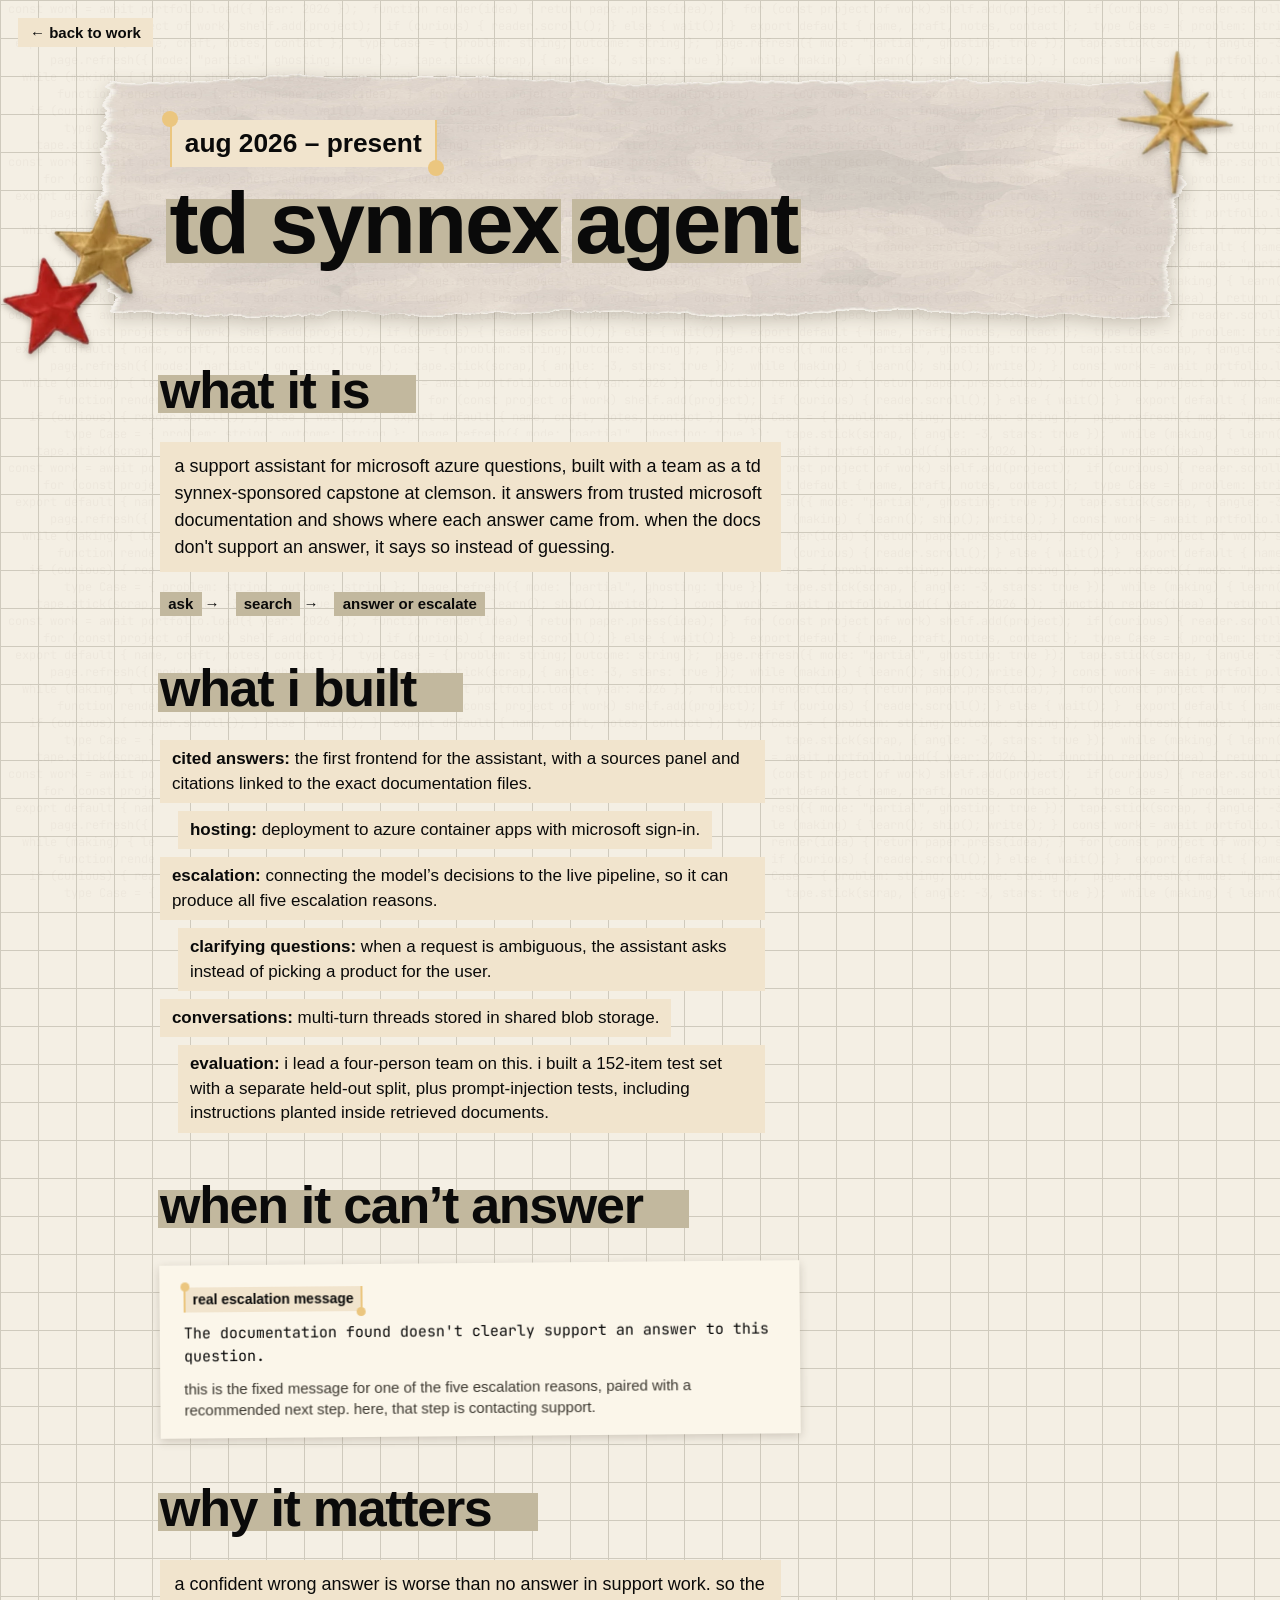
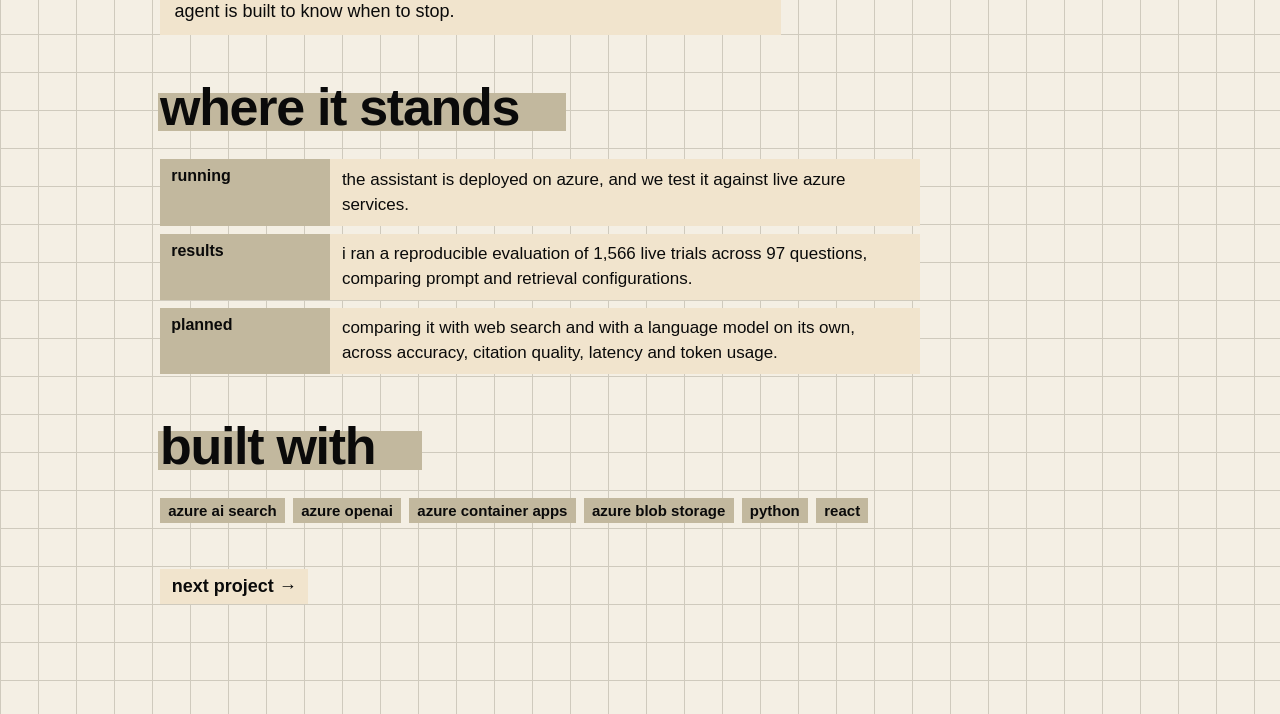
<file: td-synnex.html>
<!DOCTYPE html>
<html lang="en">
<head>
<meta charset="utf-8">
<meta name="viewport" content="width=device-width, initial-scale=1">
<title>td synnex microsoft agent | srishti</title>
<meta name="description" content="an azure support assistant that answers from trusted microsoft docs and escalates when the evidence falls short.">
<meta property="og:type" content="website">
<meta property="og:site_name" content="srishti jaiswal">
<meta property="og:title" content="td synnex microsoft agent | srishti">
<meta property="og:description" content="an azure support assistant that answers from trusted microsoft docs and escalates when the evidence falls short.">
<meta property="og:url" content="https://srishti-jaiswal.com/td-synnex.html">
<meta property="og:image" content="https://srishti-jaiswal.com/assets/linkedin-thumbnail.png">
<meta property="og:image:width" content="2400">
<meta property="og:image:height" content="1254">
<meta property="og:image:alt" content="a scrapbook page reading meet srishti, with a plush cat on a laptop, felt stars and faint code">
<meta name="twitter:card" content="summary_large_image">
<link rel="preconnect" href="https://fonts.googleapis.com">
<link rel="preconnect" href="https://fonts.gstatic.com" crossorigin>
<link rel="stylesheet" href="https://fonts.googleapis.com/css2?family=Arimo:wght@400;700&family=JetBrains+Mono&display=swap">
<link rel="stylesheet" href="assets/site.css?v=10">
</head>
<body>
<canvas id="ghost" aria-hidden="true"></canvas>
<a class="back" href="index.html#work">← back to work</a>
<main>
  <section class="hero short">
    <div class="sheet">
      <img class="paper" src="assets/paper-wide.webp" alt="">
      <div class="top">
        <span class="label">aug 2026 – present</span>
        <h1 aria-label="td synnex agent"><span class="hl hl-1">td synnex</span><span class="hl hl-2">agent</span></h1>
      </div>
      <img class="stk s-stars" src="assets/stars.png" alt="" draggable="false">
      <img class="stk s-spark" src="assets/gold-spark.png" alt="" draggable="false" style="--r:4deg">
    </div>
  </section>
  <div class="detail">
    <section>
      <h2><span class="hl hl-1">what it is</span></h2>
      <p class="note" data-clear>a support assistant for microsoft azure questions, built with a team as a td synnex-sponsored capstone at clemson. it answers from trusted microsoft documentation and shows where each answer came from. when the docs don't support an answer, it says so instead of guessing.</p>
      <ol class="flow" aria-label="how it works"><li>ask</li><li>search</li><li>answer or escalate</li></ol>
    </section>
    <section>
      <h2><span class="hl hl-1">what i built</span></h2>
      <ul class="built" data-clear>
        <li><strong>cited answers:</strong> the first frontend for the assistant, with a sources panel and citations linked to the exact documentation files.</li>
        <li><strong>hosting:</strong> deployment to azure container apps with microsoft sign-in.</li>
        <li><strong>escalation:</strong> connecting the model’s decisions to the live pipeline, so it can produce all five escalation reasons.</li>
        <li><strong>clarifying questions:</strong> when a request is ambiguous, the assistant asks instead of picking a product for the user.</li>
        <li><strong>conversations:</strong> multi-turn threads stored in shared blob storage.</li>
        <li><strong>evaluation:</strong> i lead a four-person team on this. i built a 152-item test set with a separate held-out split, plus prompt-injection tests, including instructions planted inside retrieved documents.</li>
      </ul>
    </section>
    <section>
      <h2><span class="hl hl-1">when it can’t answer</span></h2>
      <figure class="artifact" data-clear>
        <span class="label">real escalation message</span>
        <blockquote>The documentation found doesn't clearly support an answer to this question.</blockquote>
        <figcaption>this is the fixed message for one of the five escalation reasons, paired with a recommended next step. here, that step is contacting support.</figcaption>
      </figure>
    </section>
    <section>
      <h2><span class="hl hl-1">why it matters</span></h2>
      <p class="note" data-clear>a confident wrong answer is worse than no answer in support work. so the agent is built to know when to stop.</p>
    </section>
    <section>
      <h2><span class="hl hl-1">where it stands</span></h2>
      <dl class="ledger" data-clear>
        <div><dt>running</dt><dd>the assistant is deployed on azure, and we test it against live azure services.</dd></div>
        <div><dt>results</dt><dd>i ran a reproducible evaluation of 1,566 live trials across 97 questions, comparing prompt and retrieval configurations.</dd></div>
        <div><dt>planned</dt><dd>comparing it with web search and with a language model on its own, across accuracy, citation quality, latency and token usage.</dd></div>
      </dl>
    </section>
    <section>
      <h2><span class="hl hl-1">built with</span></h2>
      <ul class="tags"><li>azure ai search</li><li>azure openai</li><li>azure container apps</li><li>azure blob storage</li><li>python</li><li>react</li></ul>
    </section>
    <section><div class="go"><a href="echosystem.html">next project →</a></div></section>
  </div>
</main>
<script src="assets/site.js?v=5"></script>
</body>
</html>
</file>
<file: assets/site.css>
:root {
  --graph: #f4efe4;
  --graph-line: #cfcabd;
  --paper: #e0d7ce;
  --ink: #0a0a0a;
  --ink-soft: #3c3830;
  --highlight: #c2b89e;
  --label: #f1e4cd;
  --pin: #ebc67f;
  --red: #bb2a24;
  --pill: #6b665e;
  --sans: "Helvetica Neue", Helvetica, Arimo, Arial, sans-serif;
  --cell: 38px;
  --sw: min(1120px, 90vw, calc((100svh - 90px) * 1.613));
  --cur: url("data:image/svg+xml,%3Csvg xmlns='http://www.w3.org/2000/svg' width='22' height='32' viewBox='0 0 11 16' shape-rendering='crispEdges'%3E%3Cpath fill='%230a0a0a' d='M0 0h1v1h-1zM0 1h2v1h-2zM0 2h1v1h-1zM2 2h1v1h-1zM0 3h1v1h-1zM3 3h1v1h-1zM0 4h1v1h-1zM4 4h1v1h-1zM0 5h1v1h-1zM5 5h1v1h-1zM0 6h1v1h-1zM6 6h1v1h-1zM0 7h1v1h-1zM7 7h1v1h-1zM0 8h1v1h-1zM8 8h1v1h-1zM0 9h1v1h-1zM6 9h4v1h-4zM0 10h1v1h-1zM3 10h1v1h-1zM6 10h1v1h-1zM0 11h1v1h-1zM2 11h1v1h-1zM4 11h1v1h-1zM7 11h1v1h-1zM0 12h2v1h-2zM4 12h1v1h-1zM7 12h1v1h-1zM0 13h1v1h-1zM5 13h1v1h-1zM8 13h1v1h-1zM5 14h1v1h-1zM8 14h1v1h-1zM6 15h2v1h-2z'/%3E%3Cpath fill='%23fff' d='M1 2h1v1h-1zM1 3h2v1h-2zM1 4h3v1h-3zM1 5h4v1h-4zM1 6h5v1h-5zM1 7h6v1h-6zM1 8h7v1h-7zM1 9h5v1h-5zM1 10h2v1h-2zM4 10h2v1h-2zM1 11h1v1h-1zM5 11h2v1h-2zM5 12h2v1h-2zM6 13h2v1h-2zM6 14h2v1h-2z'/%3E%3C/svg%3E") 1 1, auto;
}
* { box-sizing: border-box; }
html { scroll-behavior: smooth; cursor: var(--cur); }
a, button { cursor: var(--cur); }
body {
  margin: 0;
  color: var(--ink);
  font-family: var(--sans);
  background-color: var(--graph);
  background-image:
    linear-gradient(var(--graph-line) 1px, transparent 1px),
    linear-gradient(90deg, var(--graph-line) 1px, transparent 1px);
  background-size: var(--cell) var(--cell);
  overflow-x: hidden;
}
#ghost { position: fixed; inset: 0; width: 100%; height: 100%; z-index: 1; pointer-events: none; }
section { position: relative; }
.paper { position: absolute; inset: 0; width: 100%; height: 100%; z-index: 0; filter: drop-shadow(0 5px 9px rgba(60, 45, 30, .24)); }
.top { position: relative; z-index: 2; }

.pill {
  position: fixed; top: 18px; right: 18px; z-index: 6;
  background: var(--pill); color: #fff; font-size: 15px;
  padding: 6px 13px; border-radius: 99px; font-variant-numeric: tabular-nums;
}

.hero { min-height: 100svh; display: grid; place-items: center; padding: 45px 0; }
.sheet { position: relative; width: var(--sw); aspect-ratio: 2000 / 1240; }
.sheet .top { height: 100%; padding: calc(var(--sw) * .1) calc(var(--sw) * .085) calc(var(--sw) * .06); display: flex; flex-direction: column; }

.label {
  position: relative; display: inline-block; width: fit-content;
  background: var(--label); padding: .28em .5em; font-weight: 700; font-size: calc(var(--sw) * .0235); line-height: 1.2;
  border-left: 2px solid var(--pin); border-right: 2px solid var(--pin);
}
.label::before, .label::after { content: ""; position: absolute; width: .62em; height: .62em; border-radius: 50%; background: var(--pin); }
.label::before { left: -.36em; top: -.36em; }
.label::after { right: -.36em; bottom: -.36em; }

h1 { margin: calc(var(--sw) * .022) 0 0; font-size: calc(var(--sw) * .142); font-weight: 700; letter-spacing: -.025em; line-height: 1; isolation: isolate; }
.hl { position: relative; display: block; width: fit-content; }
.hl::before { content: ""; position: absolute; z-index: -1; background: var(--highlight); top: .215em; bottom: .05em; left: -.04em; right: -.04em; }
.hl-1::before { right: -.9em; }
.hl-2 { margin-left: 1.55em; margin-top: .06em; }
.hl-2::before { left: -.75em; }

.sub {
  margin: auto 0 0; display: flex; gap: calc(var(--sw) * .02); align-items: center; flex-wrap: wrap;
  font-size: calc(var(--sw) * .0185);
}
.sub p { margin: 0; background: var(--label); padding: .3em .55em; }
.sub a { color: var(--ink); font-weight: 700; text-decoration: none; background: var(--highlight); padding: .3em .55em; transition: transform .15s; }
.sub a:hover { transform: rotate(-2deg) scale(1.05); }
a:focus-visible, button:focus-visible { outline: 2px solid var(--red); outline-offset: 2px; }

.stk { position: absolute; z-index: 3; user-select: none; -webkit-user-drag: none; touch-action: none; transform: translate(var(--dx, 0), var(--dy, 0)) rotate(var(--r, 0deg)); transition: filter .15s; filter: drop-shadow(0 3px 3px rgba(50, 35, 20, .28)); }
.stk:hover { filter: drop-shadow(0 7px 7px rgba(50, 35, 20, .3)); }
.s-swirl { width: 17%; left: -4.5%; top: -7%; }
.s-spark { width: 10.5%; right: -3%; top: -8%; }
.s-stars { width: 13.5%; left: -7%; bottom: -13%; }
.s-tape  { width: 21%; right: -5%; bottom: -13%; }
.s-cat   { width: 10.5%; right: 1.2%; bottom: 15%; z-index: 4; }
.s-clip  { width: 4.2%; left: 47%; top: -5.5%; filter: drop-shadow(1px 2px 1.5px rgba(30, 20, 10, .4)); }

.work, .say { width: min(1120px, 90vw); margin: 0 auto; padding: 70px 0; }
h2 { margin: 0 0 54px; font-size: clamp(48px, 8vw, 92px); font-weight: 700; letter-spacing: -.025em; line-height: 1; isolation: isolate; position: relative; z-index: 2; }
.grid { display: grid; grid-template-columns: repeat(12, 1fr); gap: 28px; }
.scrap { position: relative; aspect-ratio: 820 / 640; }
.scrap:nth-child(1) { grid-column: 1 / 7; }
.scrap:nth-child(2) { grid-column: 7 / 13; margin-top: 56px; }
.scrap .paper { transform: rotate(var(--t, 0deg)); }
.scrap .top { height: 100%; padding: 9% 9%; transform: rotate(var(--t, 0deg)); display: flex; flex-direction: column; justify-content: flex-end; gap: 12px; }
.scrap .label { font-size: 14px; }
.scrap h3 { margin: 0; font-size: clamp(24px, 3vw, 40px); line-height: 1.05; letter-spacing: -.02em; width: fit-content; background: var(--highlight); padding: 0 .16em; }
.scrap p { margin: 0; font-size: 16px; line-height: 1.45; color: var(--ink-soft); max-width: 34ch; background: var(--label); padding: .35em .55em; width: fit-content; }

.say { padding-bottom: 130px; }
.say .links { position: relative; z-index: 2; display: flex; gap: 14px; flex-wrap: wrap; font-size: 20px; }
.say a { color: var(--ink); font-weight: 700; text-decoration: none; background: var(--label); padding: .35em .6em; transition: transform .15s; }
.say a:hover { transform: rotate(-2deg) scale(1.05); background: var(--highlight); }

@media (max-width: 760px) {
  :root { --sw: 90vw; --cell: 30px; }
  .sheet { aspect-ratio: 1100 / 1400; }
  .sheet .top { padding: 17vw 8vw 9vw; }
  .label { font-size: 15px; }
  h1 { font-size: 21vw; margin-top: 7vw; }
  .hl-2 { margin-left: .75em; }
  .hl-2::before { left: -.4em; }
  .hl-1::before { right: -.5em; }
  .sub { font-size: 15px; gap: 8px; }
  .s-swirl { width: 27%; left: -5%; top: -5%; }
  .s-spark { width: 16%; top: -5%; }
  .s-stars { width: 18%; left: -5%; bottom: -8%; }
  .s-tape { width: 30%; bottom: -11%; right: -6%; }
  .s-cat { width: 17%; bottom: 3%; right: -1%; }
  .sub p { max-width: 74%; }
  .s-clip { width: 7%; top: -3.5%; }
  .scrap:nth-child(n) { grid-column: 1 / -1; margin-top: 0; }
}
@media (prefers-reduced-motion: reduce) { html { scroll-behavior: auto; } .sub a, .say a { transition: none; } }

.scrap .more { font-size: 14px; font-weight: 700; }
.open { color: inherit; text-decoration: none; }
.open::after { content: ""; position: absolute; inset: 0; }
.scrap .paper { transition: transform .18s ease-out; }
.scrap:hover .paper { transform: rotate(calc(var(--t, 0deg) * -1)) translateY(-5px); }
.scrap:hover .more { text-decoration: underline; }

.about { width: min(1120px, 90vw); margin: 0 auto; padding: 70px 0; }
.about-grid { display: grid; grid-template-columns: 1fr 1fr; gap: 44px; align-items: center; }
.about-text { position: relative; z-index: 2; display: grid; gap: 14px; justify-items: start; }
.about-text p { margin: 0; background: var(--label); padding: .5em .7em; font-size: clamp(17px, 1.6vw, 20px); line-height: 1.45; }
.about-text p:nth-child(even) { margin-left: 26px; }
.about-text .next { background: var(--highlight); font-weight: 400; }
.portrait { -webkit-tap-highlight-color: transparent; position: relative; margin: 0; aspect-ratio: 1100 / 1400; width: min(100%, 510px); justify-self: center; }
.portrait canvas { position: absolute; inset: 6% 5% 6%; width: 90%; height: 88%; z-index: 2; }
.portrait .label { position: absolute; z-index: 3; left: 50%; bottom: -8px; transform: translateX(-50%) rotate(-2deg); font-size: 14px; white-space: nowrap; }

.hero.short { min-height: 0; padding: 70px 0 34px; }
.short .sheet { aspect-ratio: 2000 / 450; }
.short .paper { object-fit: fill; }
.short .s-swirl { width: 12%; left: auto; right: -2.5%; top: auto; bottom: -22%; }
.short h1 { font-size: calc(var(--sw) * .078); margin-top: calc(var(--sw) * .012); }
.short .hl { display: inline-block; }
.short .hl-1::before { right: -.04em; }
.short .hl-2 { margin: 0 0 0 .2em; }
.short .hl-2::before { left: -.04em; }
.short .sheet .top { padding: calc(var(--sw) * .045) calc(var(--sw) * .08) calc(var(--sw) * .03); }
.back { position: fixed; top: 18px; left: 18px; z-index: 6; background: var(--label); color: var(--ink); font-size: 15px; font-weight: 700; text-decoration: none; padding: 6px 12px; }
.back:hover { background: var(--highlight); }
.detail { width: min(960px, 90vw); margin: 0 auto; padding: 8px 0 110px; display: grid; gap: 46px; }
.detail section { display: grid; gap: 18px; justify-items: start; }
.detail h2 { font-size: clamp(32px, 4.6vw, 52px); margin: 0 0 8px; }
.note { position: relative; z-index: 2; margin: 0; max-width: 62ch; background: var(--label); padding: .6em .8em; font-size: 18px; line-height: 1.5; }
.steps { list-style: none; margin: 0; padding: 0; width: 100%; display: grid; grid-template-columns: repeat(auto-fit, minmax(255px, 1fr)); gap: 18px; counter-reset: s; }
.steps li { position: relative; aspect-ratio: 820 / 640; counter-increment: s; }
@media (min-width: 761px) { .steps.four { grid-template-columns: repeat(4, 1fr); } .steps.four li { aspect-ratio: 1; } .steps.four .top { padding: 12% 11%; } }
.steps .top { height: 100%; padding: 13% 12%; display: flex; flex-direction: column; justify-content: center; gap: 6px; }
.steps h3 { margin: 0; font-size: 21px; letter-spacing: -.015em; width: fit-content; background: var(--highlight); padding: 0 .2em; }
.steps h3::before { content: counter(s) ". "; }
.steps p { margin: 0; font-size: 15px; line-height: 1.35; background: var(--label); padding: .25em .45em; }
.tags { position: relative; z-index: 2; display: flex; flex-wrap: wrap; gap: 8px; margin: 0; padding: 0; list-style: none; }
.tags li { background: var(--highlight); font-weight: 700; font-size: 15px; padding: .25em .55em; }
.built { position: relative; z-index: 2; margin: 0; padding: 0; list-style: none; max-width: 68ch; display: grid; gap: 8px; justify-items: start; }
.built li { background: var(--label); padding: .4em .7em; font-size: 17px; line-height: 1.45; }
.built li:nth-child(even) { margin-left: 18px; }
.ledger { position: relative; z-index: 2; margin: 0; width: 100%; max-width: 760px; display: grid; gap: 8px; }
.ledger div { display: grid; grid-template-columns: 170px 1fr; background: var(--label); }
.ledger dt { background: var(--highlight); font-weight: 700; padding: .5em .7em; font-size: 16px; }
.ledger dd { margin: 0; padding: .5em .7em; font-size: 17px; line-height: 1.45; }
.artifact { position: relative; z-index: 2; margin: 6px 0 0; max-width: 640px; display: grid; gap: 10px; justify-items: start; background: #fbf6ea; padding: 22px 24px 18px; box-shadow: 0 3px 9px rgba(60, 45, 30, .2); transform: rotate(-.5deg); }
.artifact .label { font-size: 14px; }
.artifact blockquote { margin: 0; font-family: "JetBrains Mono", monospace; font-size: 15px; line-height: 1.55; }
.artifact figcaption { font-size: 15px; line-height: 1.4; color: var(--ink-soft); }
.go { position: relative; z-index: 2; display: flex; flex-wrap: wrap; gap: 12px; }
.go a { color: var(--ink); font-weight: 700; text-decoration: none; background: var(--label); padding: .4em .65em; font-size: 18px; transition: transform .15s; }
.go a:hover { transform: rotate(-2deg) scale(1.05); background: var(--highlight); }

.flow { position: relative; z-index: 2; margin: 2px 0 0; padding: 0; list-style: none; display: flex; flex-wrap: wrap; gap: 8px 0; }
.flow li { background: var(--highlight); font-weight: 700; font-size: 15px; padding: .25em .55em; }
.flow li:not(:last-child)::after { content: "→"; position: absolute; margin-left: .75em; font-weight: 400; }
.flow li:not(:last-child) { margin-right: 34px; }
.shot { position: relative; z-index: 2; margin: 0; width: 100%; display: grid; gap: 8px; }
.shot img { display: block; width: 100%; height: auto; border: 8px solid #fbf6ea; box-shadow: 0 3px 9px rgba(60, 45, 30, .22); }
.shot figcaption { background: var(--label); padding: .45em .7em; font-size: 16px; line-height: 1.45; max-width: 68ch; width: fit-content; }
.shot a { display: block; cursor: zoom-in; }
html.zoomed { overflow: hidden; }
.zoom { position: fixed; inset: 0; width: 100vw; max-width: none; height: 100dvh; max-height: none; margin: 0; border: 0; padding: 62px 3vw 28px; background: rgba(32, 27, 20, .84); overflow: auto; }
.zoom::backdrop { background: transparent; }
.zoom img { display: block; width: min(1240px, 100%); height: auto; margin: 0 auto; border: 8px solid #fbf6ea; box-shadow: 0 8px 28px rgba(0, 0, 0, .35); }
.zoom button { position: fixed; top: 16px; right: 18px; z-index: 1; border: 0; background: var(--label); color: var(--ink); font: 700 16px var(--sans); padding: .4em .7em; }
.zoom button:hover { background: var(--highlight); }
.artifact.wide { max-width: 100%; width: 100%; transform: none; }
.ipx-demo { width: 100%; background: #f2f3f5; color: #1f242c; font: 13px/1.35 system-ui, -apple-system, "Helvetica Neue", sans-serif; border: 1px solid #bfc3ca; }
.ipx-head { display: flex; align-items: center; flex-wrap: wrap; gap: 6px 14px; background: #522d80; color: #fff; padding: 9px 14px; }
.ipx-badge { display: inline-flex; align-items: center; gap: 6px; background: #fff; border-radius: 6px; padding: 3px 8px; }
.ipx-badge b { color: #f56600; font-size: 16px; } .ipx-badge i { color: #522d80; font-size: 10px; font-style: normal; }
.ipx-tabs { display: flex; gap: 4px; font-size: 12px; } .ipx-tabs span, .ipx-tabs u { padding: 4px 11px; border-radius: 99px; text-decoration: none; } .ipx-tabs u { background: #f56600; }
.ipx-clock { margin-left: auto; }
.ipx-tiles { display: grid; grid-template-columns: repeat(auto-fit, minmax(112px, 1fr)); gap: 7px; padding: 12px 14px; }
.ipx-tiles span { background: linear-gradient(#d8dbe0, #cdd0d6); color: #3a414c; border-radius: 4px; min-height: 54px; display: grid; place-content: center; text-align: center; font-weight: 500; padding: 4px; }
.ipx-tiles .on { background: #522d80; color: #fff; } .ipx-tiles small { display: block; font-size: 10.5px; font-weight: 400; opacity: .8; }
.ipx-cols { display: grid; grid-template-columns: 1fr 1.7fr .8fr; border-top: 1px solid #bfc3ca; }
.ipx-cols > div { padding: 0 10px 12px; border-left: 1px solid #bfc3ca; min-width: 0; } .ipx-cols > div:first-child { border-left: 0; }
.ipx-cols h4 { margin: 0 -10px 10px; background: #5e3594; color: #fff; text-align: center; font-weight: 500; font-size: 13px; padding: 6px; }
.ipx-cols p { margin: 0 0 6px; }
.ipx-cols .dev { background: linear-gradient(#d8dbe0, #cdd0d6); border-radius: 4px; padding: 6px 9px; font-size: 11.5px; } .dev b { display: block; font-size: 12.5px; } .dev em { font-style: normal; color: #c2410c; }
.ipx-cols .msg { background: #fff; border: 1px solid #bfc3ca; border-radius: 6px; padding: 8px 10px; } .ipx-cols .me { background: #ece6f5; border-color: #d4c8e6; }
.ipx-cols code { font: 11px ui-monospace, Menlo, monospace; color: #6b7280; overflow-wrap: anywhere; }
.ipx-cols .stat { background: #e6e1c9; color: #6d6850; border: 1px solid #d6d0b4; text-align: center; padding: 5px; } .stat small { display: block; font-size: 10px; } .stat b { color: #4f4a35; font-weight: 500; font-size: 15px; }
.peek { display: block; width: 100%; flex: 1 1 0; min-height: 0; margin: 6px 0; }
@media (min-width: 761px) { .scrap:nth-child(3) { grid-column: 1 / 7; } .scrap:nth-child(4) { grid-column: 7 / 13; margin-top: 56px; } }
@media (max-width: 760px) {
  .ledger div { grid-template-columns: 1fr; }
  .built li:nth-child(even) { margin-left: 0; }
  .artifact { padding: 18px 16px 14px; }
  .peek { flex: 0 0 auto; height: 74px; }
  .ipx-cols { grid-template-columns: 1fr; }
  .ipx-cols > div { border-left: 0; }
  .ipx-clock { display: none; }
  .scrap { aspect-ratio: auto; min-height: 300px; }
  .about-grid { grid-template-columns: 1fr; gap: 40px; }
  .about-text p:nth-child(even) { margin-left: 0; }
  .short .sheet { aspect-ratio: 1100 / 620; }
  .short h1 { font-size: 13vw; margin-top: 4vw; }
  .short .s-swirl { width: 21%; left: auto; right: -3%; top: auto; bottom: -13%; }
  .short .s-spark { width: 12%; top: -12%; }
  .short .sheet .top { padding: 9vw 8vw 7vw; }
  .note { font-size: 17px; }
}
</file>
